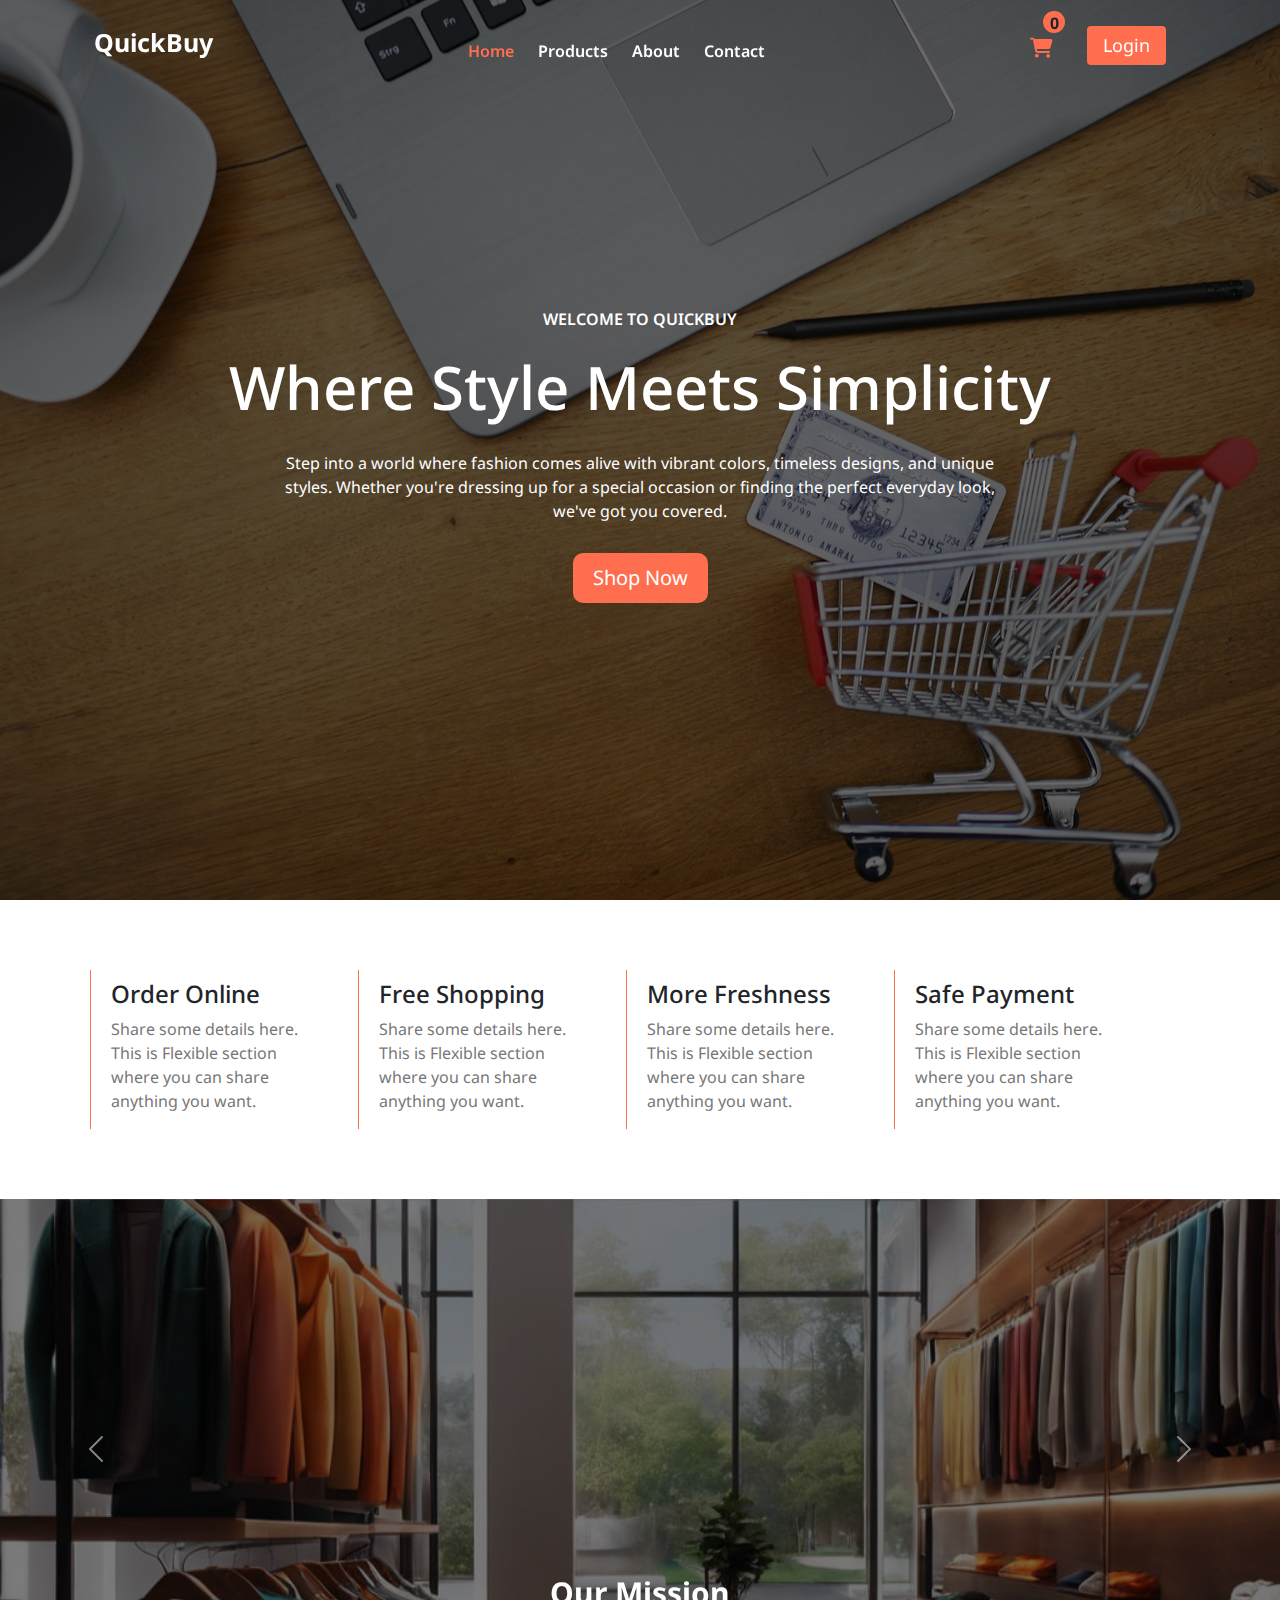
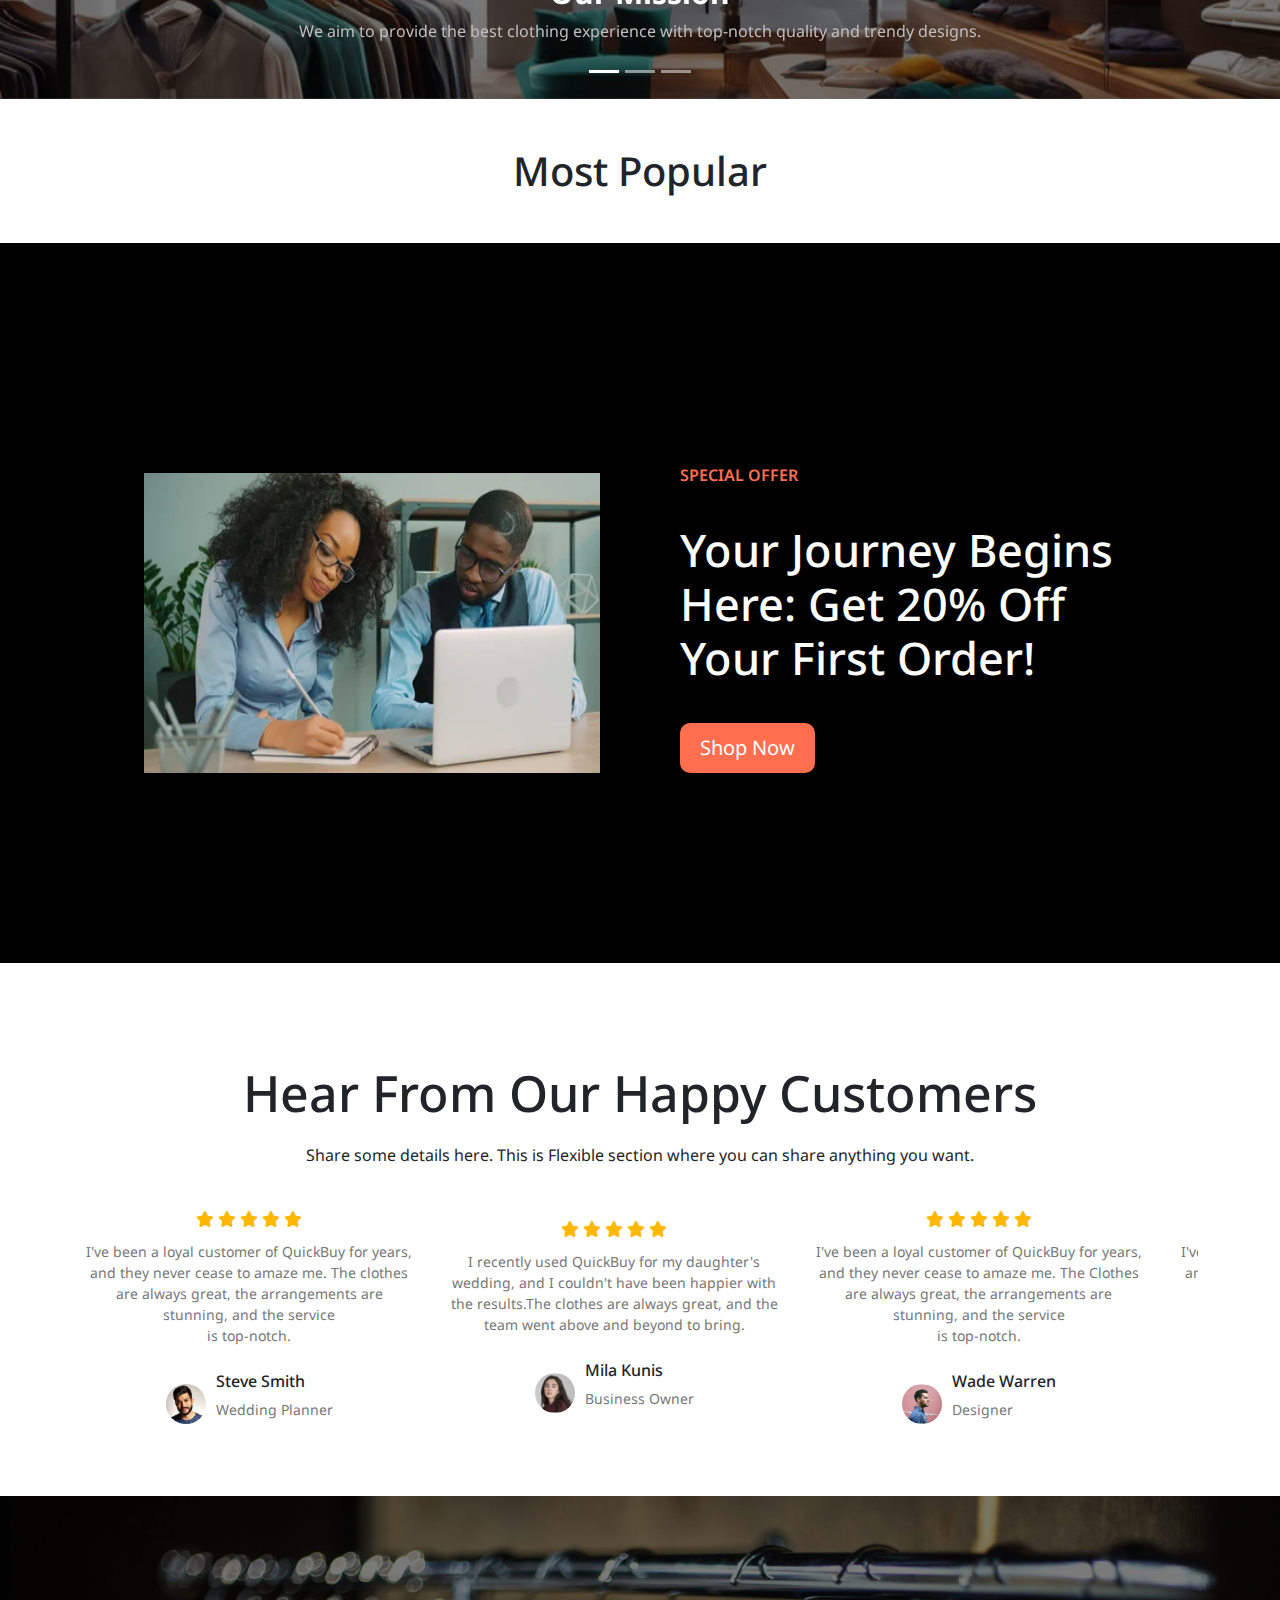
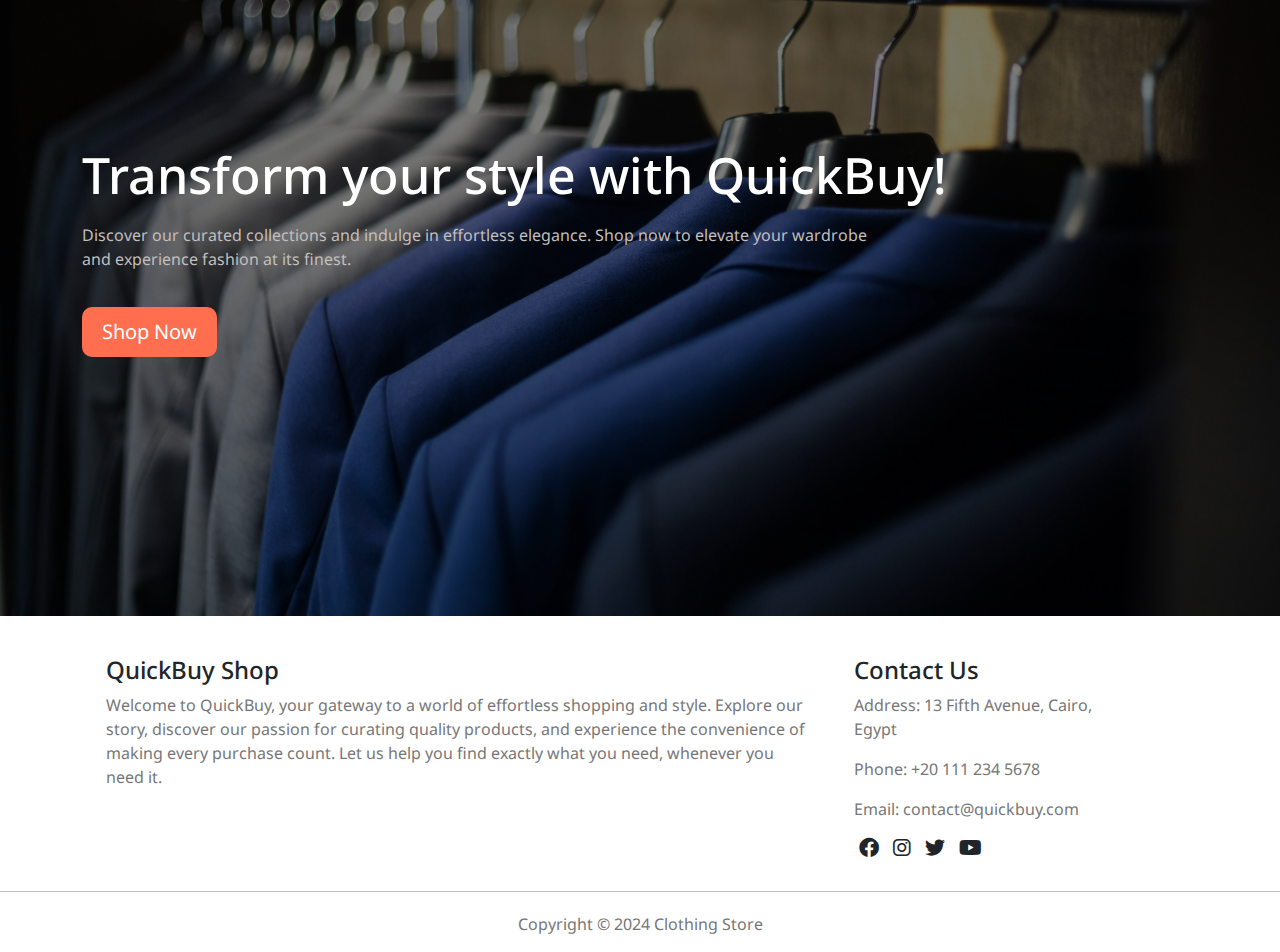
<file: index.html>
<!DOCTYPE html>
<html lang="en">
<head>
    <meta charset="UTF-8">
    <meta name="viewport" content="width=device-width, initial-scale=1.0">
    <title>Document</title>
    <link rel="stylesheet" href="css/all.css">
    <link rel="stylesheet" href="css/bootstrap.min.css">
    <link rel="stylesheet" href="css/nav.css">
    <link rel="stylesheet" href="css/footer.css">
    <link rel="stylesheet" href="css/style.css">
    <link rel="preconnect" href="https://fonts.googleapis.com">
<link rel="preconnect" href="https://fonts.gstatic.com" crossorigin>
<link href="https://fonts.googleapis.com/css2?family=Noto+Sans:ital,wght@0,100..900;1,100..900&display=swap" rel="stylesheet">
</head>
<body>
    <!-- Navbar -->
    <nav id="nav">
        <div class="navbar p-4 container-md ">
            <div class="logo">
                <p><span>Q</span>uick<span>B</span>uy</p>
            </div>
            <div class="links">
                <a href="index.html">Home</a>
                <a href="products.html">Products</a>
                <a href="about.html">About</a>
                <a href="contact.html">Contact</a>
                <div class="btn shop-btn login" style="display: none;">Login</div>
            </div>
            <div class="icons">
                <i class="fa-solid fa-cart-shopping" id="cart"></i>
                <a href="profile.html"><i class="fa-solid fa-user" id="user" style="display: none;"></i></a>
                <a href="index.html"><i class="fa-solid fa-arrow-right-from-bracket" id="logout" style="display: none;"></i></a>
                <button class="btn login-btn login">Login</button>
                <div class="numOfCarts">0</div>
                <i class="fa-solid fa-bars" id="list"></i>
            </div>
            <div class="shopping-cart">
                <div class="navbar">
                    <p>Shopping Cart</p>
                    <i class="fa-solid fa-xmark" id="close"></i>
                </div>
                <div class="empty">
                    <p>No products in the cart.</p>
                </div>
            </div>
        </div>
    </nav>

    <!-- Home Section -->
    <section class="home">
        <div class="container-fluid">
            <p>Welcome to QuickBuy</p>
            <h1>Where Style Meets Simplicity</h1>
            <p>Step into a world where fashion comes alive with vibrant colors, timeless designs, and unique styles. Whether you're dressing up for a special occasion or finding the perfect everyday look, we've got you covered. </p>
            <button class="shop-btn">Shop Now</button>
        </div>
    </section>


    <!-- Elements part -->
    <div class="elements container">
        <div class="element">
            <h4>Order Online</h4>
            <p>Share some details here. This is Flexible section where you can share anything you want.</p>
        </div>
        <div class="element">
            <h4>Free Shopping</h4>
            <p>Share some details here. This is Flexible section where you can share anything you want.</p>
        </div>
        <div class="element">
            <h4>More Freshness</h4>
            <p>Share some details here. This is Flexible section where you can share anything you want.</p>
        </div>
        <div class="element">
            <h4>Safe Payment</h4>
            <p>Share some details here. This is Flexible section where you can share anything you want.</p>
        </div>
    </div>


    <!-- About Section -->
    <section class="about">
        <div id="carouselExampleCaptions" class="carousel slide" data-bs-ride="carousel">
            <div class="carousel-indicators">
              <button type="button" data-bs-target="#carouselExampleCaptions" data-bs-slide-to="0" class="active" aria-current="true" aria-label="Slide 1"></button>
              <button type="button" data-bs-target="#carouselExampleCaptions" data-bs-slide-to="1" aria-label="Slide 2"></button>
              <button type="button" data-bs-target="#carouselExampleCaptions" data-bs-slide-to="2" aria-label="Slide 3"></button>
            </div>
            <div class="carousel-inner">
              <div class="carousel-item active">
                <img src="Images/about1.jpg" class="d-block w-100" alt="...">
                <div class="carousel-caption">
                    <h5>Our Mission</h5>
                    <p>We aim to provide the best clothing experience with top-notch quality and trendy designs.</p>
                </div>
              </div>
              <div class="carousel-item">
                <img src="Images/about2.jpg" class="d-block w-100" alt="...">
                <div class="carousel-caption">
                    <h5>Our Values</h5>
                    <p>Commitment to sustainability, ethical fashion, and customer satisfaction.</p>
                </div>
              </div>
              <div class="carousel-item">
                <img src="Images/about3.jpg" class="d-block w-100" alt="...">
                <div class="carousel-caption">
                    <h5>Our Team</h5>
                    <p>Meet the creative minds behind our brand, dedicated to bringing you the best styles.</p>
                </div>
              </div>
            </div>
            <button class="carousel-control-prev" type="button" data-bs-target="#carouselExampleCaptions" data-bs-slide="prev">
              <span class="carousel-control-prev-icon" aria-hidden="true"></span>
              <span class="visually-hidden">Previous</span>
            </button>
            <button class="carousel-control-next" type="button" data-bs-target="#carouselExampleCaptions" data-bs-slide="next">
              <span class="carousel-control-next-icon" aria-hidden="true"></span>
              <span class="visually-hidden">Next</span>
            </button>
          </div>
    </section>


    <!-- Section Products -->
     <section id="products">
        <div class="container-md text-center pt-5">
            <h1 class="mb-5">Most Popular</h1>
            <div id="products-container"></div>
        </div>
     </section>


     <!-- Section Offer -->
      <section class="offer">
        <div class="container">
            <img src="Images/4.webp" alt="">
            <div class="special">
                <p>SPECIAL OFFER</p>
                <h2>Your  Journey Begins Here: Get 20% Off Your First Order!</h2>
                <button class="shop-btn">Shop Now</button>
            </div>
        </div>
      </section>


      <!-- Section Reviews -->
    <section id="reviews">
        <div class="container">
            <h1>Hear From Our Happy Customers</h1>
            <p>Share some details here. This is Flexible section where you can share anything you want.</p>
            <div class="customers">
                <div class="review">
                    <div class="icons-star">
                        <i class="fa-solid fa-star"></i>
                        <i class="fa-solid fa-star"></i>
                        <i class="fa-solid fa-star"></i>
                        <i class="fa-solid fa-star"></i>
                        <i class="fa-solid fa-star"></i>
                    </div>
                    <p>I've been a loyal customer of QuickBuy for years, and they never cease to amaze me. The clothes are always great, the arrangements are stunning, and the service <br>is top-notch.</p>
                    <div class="customer">
                        <img src="Images/testimonial-skip-01.jpg" alt="">
                        <div class="info">
                            <h6>Steve Smith</h6>
                            <p>Wedding Planner</p>
                        </div>
                    </div>
                </div>
                <div class="review">
                    <div class="icons-star">
                        <i class="fa-solid fa-star"></i>
                        <i class="fa-solid fa-star"></i>
                        <i class="fa-solid fa-star"></i>
                        <i class="fa-solid fa-star"></i>
                        <i class="fa-solid fa-star"></i>
                    </div>
                    <p>I recently used QuickBuy for my daughter's wedding, and I couldn't have been happier with the results.The clothes are always great, and the team went above and beyond to bring.</p>
                    <div class="customer">
                        <img src="Images/testimonial-skip-02-1.jpg" alt="">
                        <div class="info">
                            <h6>Mila Kunis</h6>
                            <p>Business Owner</p>
                        </div>
                    </div>
                </div>
                <div class="review">
                    <div class="icons-star">
                        <i class="fa-solid fa-star"></i>
                        <i class="fa-solid fa-star"></i>
                        <i class="fa-solid fa-star"></i>
                        <i class="fa-solid fa-star"></i>
                        <i class="fa-solid fa-star"></i>
                    </div>
                    <p>I've been a loyal customer of QuickBuy for years, and they never cease to amaze me. The Clothes are always great, the arrangements are stunning, and the service <br>is top-notch.</p>
                    <div class="customer">
                        <img src="Images/testimonial-skip-01-1.jpg" alt="">
                        <div class="info">
                            <h6>Wade Warren</h6>
                            <p>Designer</p>
                        </div>
                    </div>
                </div>
                <div class="review">
                    <div class="icons-star">
                        <i class="fa-solid fa-star"></i>
                        <i class="fa-solid fa-star"></i>
                        <i class="fa-solid fa-star"></i>
                        <i class="fa-solid fa-star"></i>
                        <i class="fa-solid fa-star"></i>
                    </div>
                    <p>I've been a loyal customer of QuickBuy for years, and they never cease to amaze me. The clothes are always great, the arrangements are stunning, and the service <br>is top-notch.</p>
                    <div class="customer">
                        <img src="Images/testimonial-skip-01.jpg" alt="">
                        <div class="info">
                            <h6>Steve Smith</h6>
                            <p>Wedding Planner</p>
                        </div>
                    </div>
                </div>
                <div class="review">
                    <div class="icons-star">
                        <i class="fa-solid fa-star"></i>
                        <i class="fa-solid fa-star"></i>
                        <i class="fa-solid fa-star"></i>
                        <i class="fa-solid fa-star"></i>
                        <i class="fa-solid fa-star"></i>
                    </div>
                    <p>I recently used QuickBuy for my daughter's wedding, and I couldn't have been happier with the results. The clothes are always great, and the team went above and beyond to bring.</p>
                    <div class="customer">
                        <img src="Images/testimonial-skip-02-1.jpg" alt="">
                        <div class="info">
                            <h6>Mila Kunis</h6>
                            <p>Business Owner</p>
                        </div>
                    </div>
                </div>
                <div class="review">
                    <div class="icons-star">
                        <i class="fa-solid fa-star"></i>
                        <i class="fa-solid fa-star"></i>
                        <i class="fa-solid fa-star"></i>
                        <i class="fa-solid fa-star"></i>
                        <i class="fa-solid fa-star"></i>
                    </div>
                    <p>I've been a loyal customer of QuickBuy for years, and they never cease to amaze me. The clothes are always great, the arrangements are stunning, and the service <br>is top-notch.</p>
                    <div class="customer">
                        <img src="Images/testimonial-skip-01-1.jpg" alt="">
                        <div class="info">
                            <h6>Wade Warren</h6>
                            <p>Designer</p>
                        </div>
                    </div>
                </div>
            </div>
        </div>
    </section>


    <!-- Section Explore-->
    <section id="explore">
        <div class="container">
            <h1>Transform your style with QuickBuy!</h1>
            <p>Discover our curated collections and indulge in effortless elegance. Shop now to elevate your wardrobe <br> and experience fashion at its finest.</p>
            <button class="shop-btn">Shop Now</button>
        </div>
    </section>


    <!-- Footer -->
     <footer>
        <div class="container row">
            <div class="shop col-12 col-md-8 mb-5">
                <h4>QuickBuy Shop</h4>
                <p>Welcome to QuickBuy, your gateway to a world of effortless shopping and style. Explore our story, discover our passion for curating quality products, and experience the convenience of making every purchase count. Let us help you find exactly what you need, whenever you need it.</p>
            </div>
            <div class="contact col-12 col-md-3">
                <h4>Contact Us</h4>
                <p>Address: 13 Fifth Avenue, Cairo, Egypt</p>
                <p>Phone: +20 111 234 5678</p>
                <p>Email: contact@quickbuy.com</p>
                <div class="social">
                    <i class="fa-brands fa-facebook"></i>
                    <i class="fa-brands fa-instagram"></i>
                    <i class="fa-brands fa-twitter"></i>
                    <i class="fa-brands fa-youtube"></i>
                </div>
            </div>
        </div>
        <div class="copyright">
            <p>Copyright © 2024 Clothing Store</p>
        </div>
     </footer>


     <!-- button up -->
     <i class="fa-solid fa-arrow-up" id="btn-up"></i>


    <!-- Login -->
     <div class="overlayLogin">
        <div class="container">
            <form action="" class="formLogin">
                <h1 style="color: white;">Login</h1>
                <input required type="text" id="username" name="username" placeholder="username" autocomplete="off">
                <div class="pass d-flex" style="flex-direction: column; gap: 10px;">
                    <input required type="password" name="password" id="password" placeholder="password">
                    <a href="register.html">Create an account</a>
                </div>
                <button class="login-btn" id="loginForm">Login</button>
                <div class="error-message"></div>
            </form>
        </div>
        <i class="fa-solid fa-xmark" id="closeLog"></i>
    </div>
    <script src="JS/bootstrap.bundle.min.js"></script>
    <script src="JS/nav.js"></script>
    <script src="JS/login.js"></script>
    <script src="JS/script.js"></script>
</body>
</html>
</file>
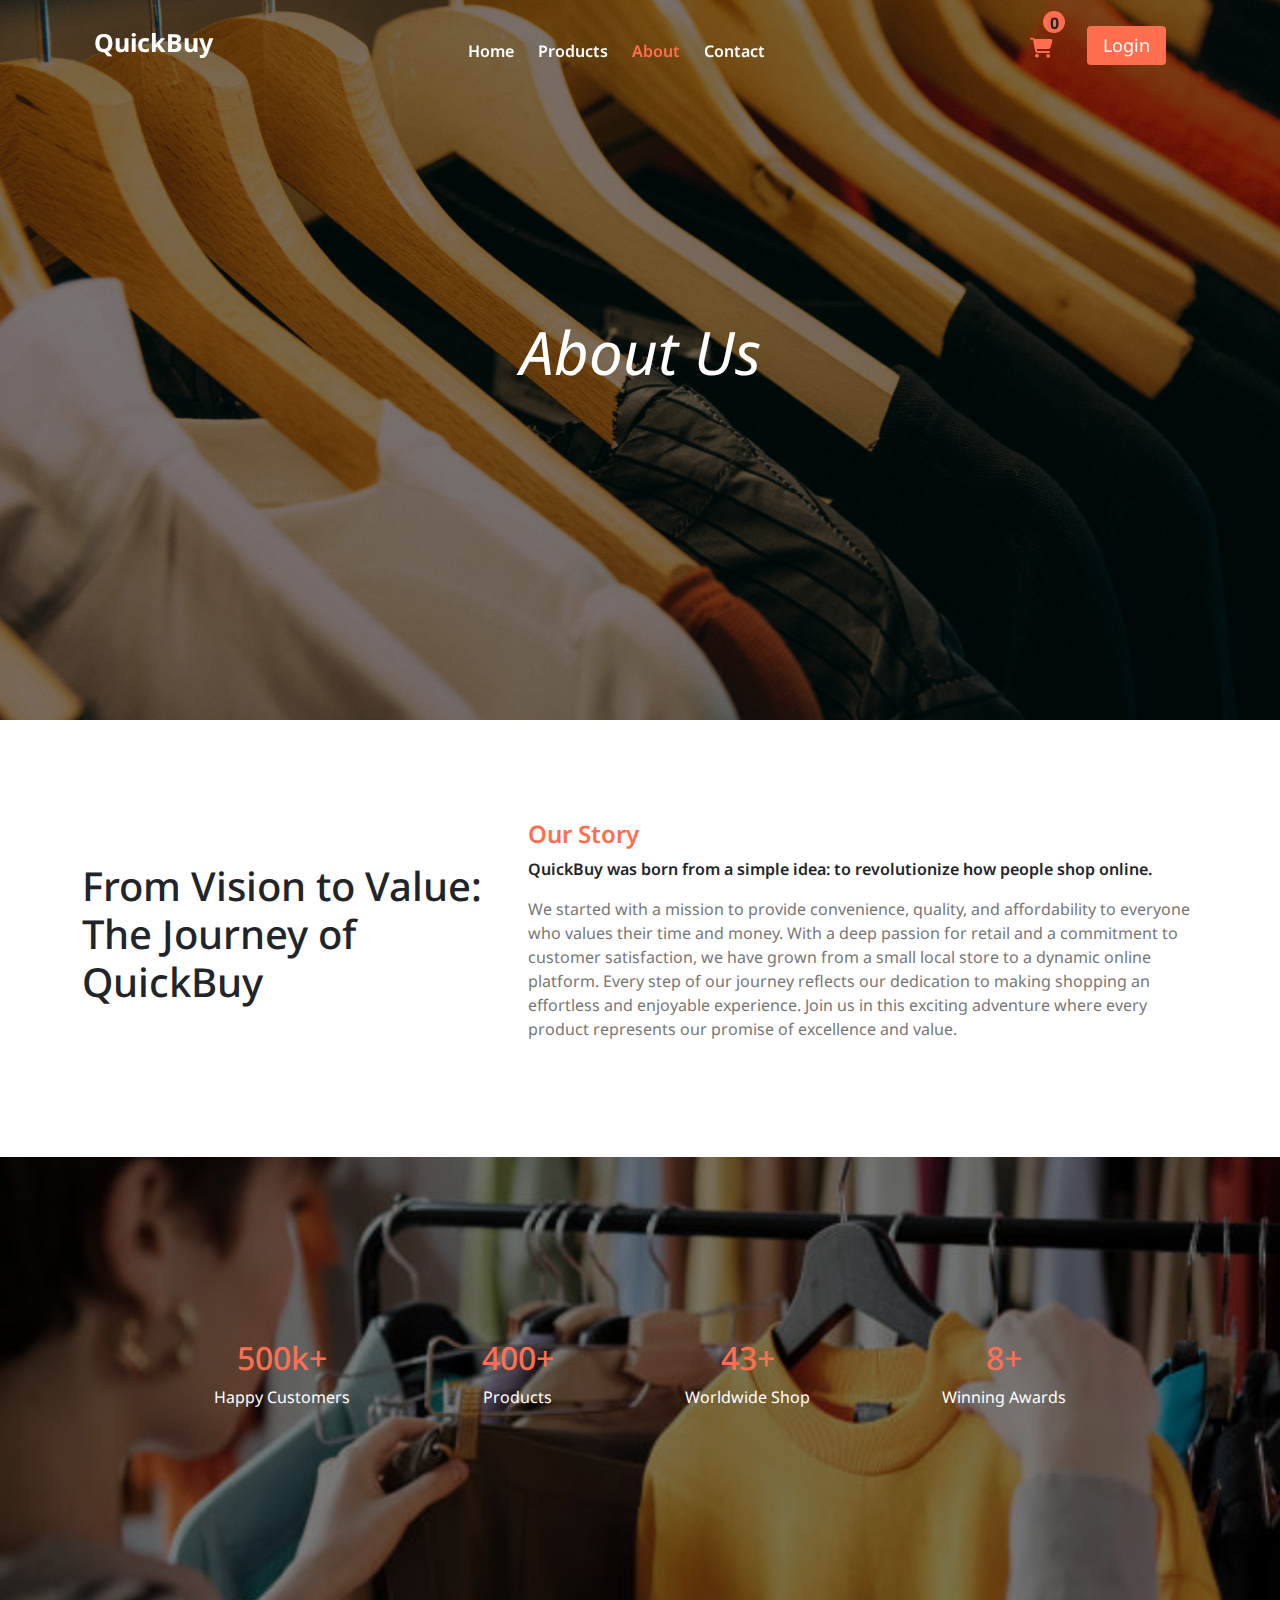
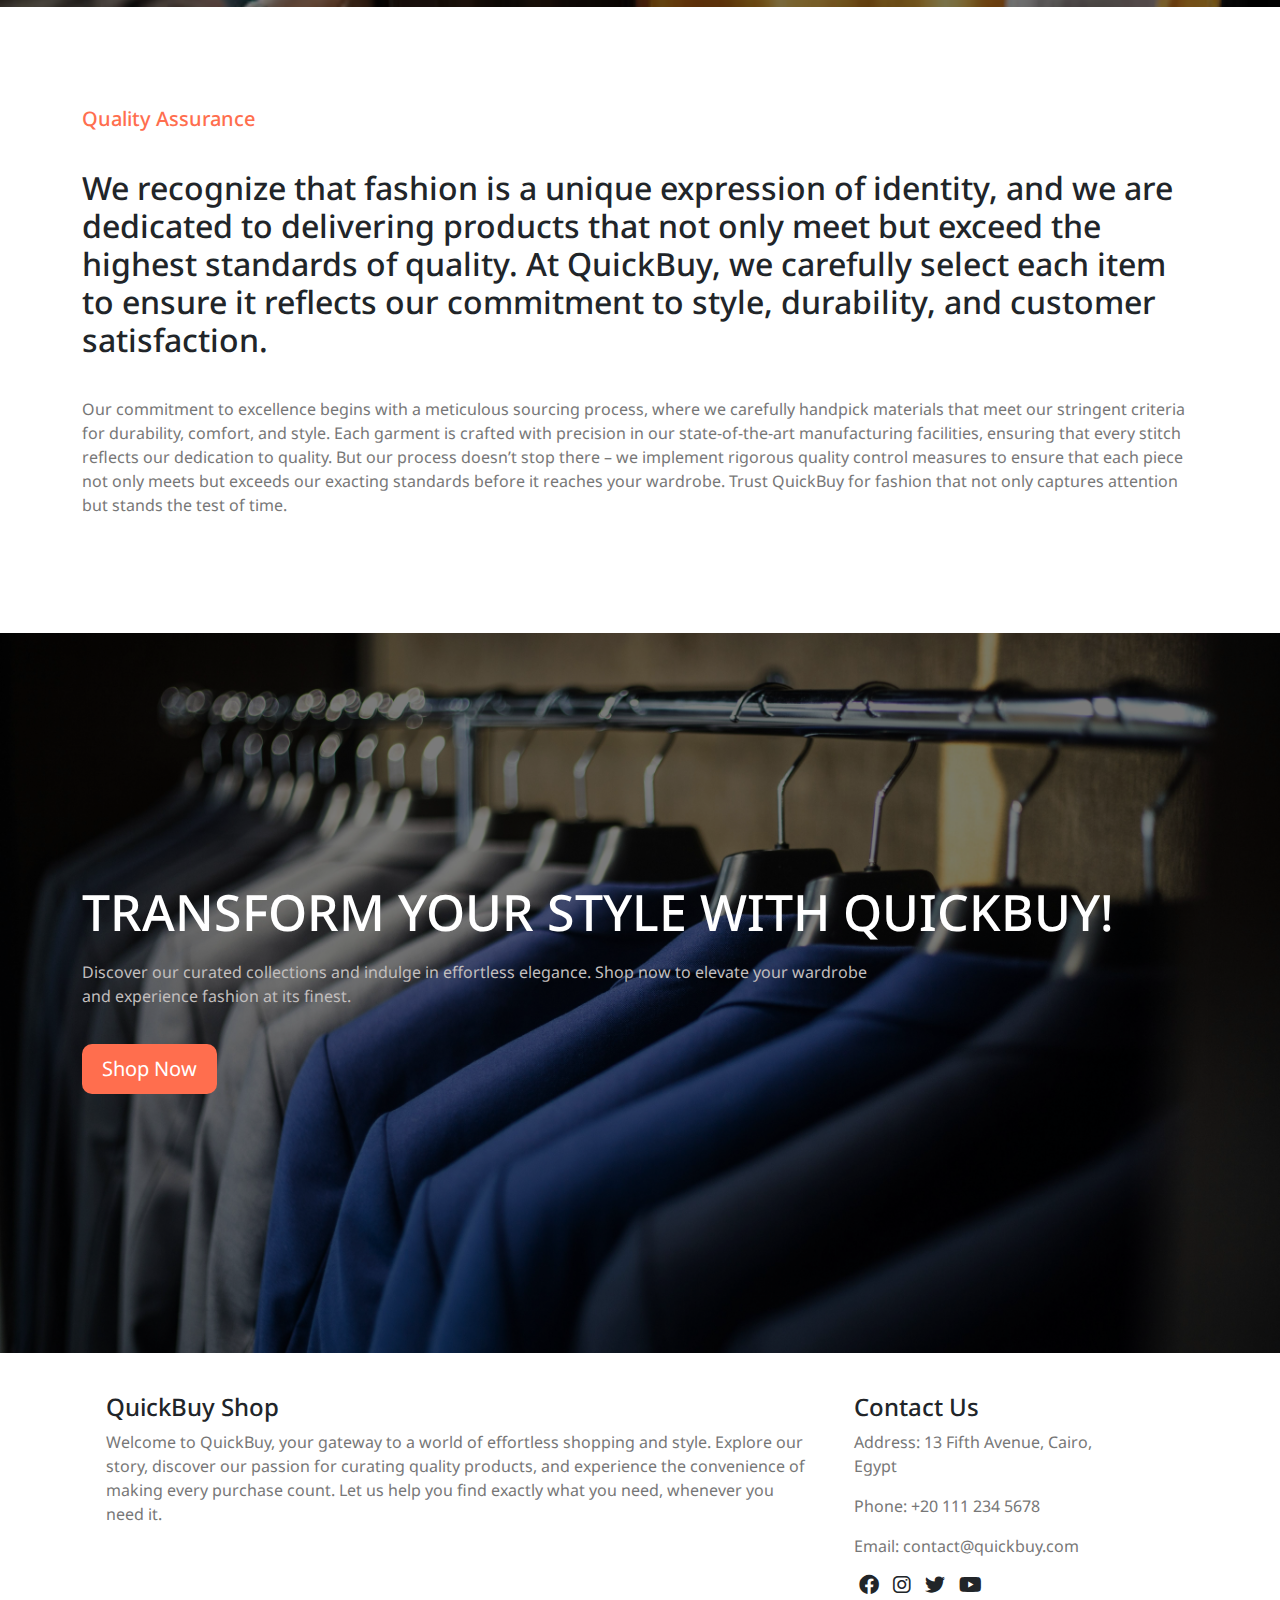
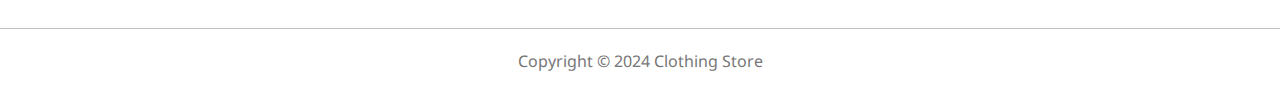
<file: about.html>
<!DOCTYPE html>
<html lang="en">
<head>
    <meta charset="UTF-8">
    <meta name="viewport" content="width=device-width, initial-scale=1.0">
    <title>Document</title>
    <link rel="stylesheet" href="css/all.css">
    <link rel="stylesheet" href="css/bootstrap.min.css">
    <link rel="stylesheet" href="css/nav.css">
    <link rel="stylesheet" href="css/footer.css">
    <link rel="stylesheet" href="css/about.css">
    <link rel="preconnect" href="https://fonts.googleapis.com">
<link rel="preconnect" href="https://fonts.gstatic.com" crossorigin>
<link href="https://fonts.googleapis.com/css2?family=Noto+Sans:ital,wght@0,100..900;1,100..900&display=swap" rel="stylesheet">
</head>
<body>
    <!-- Navbar -->
    <nav id="nav">
        <div class="navbar p-4 container-md ">
            <div class="logo">
                <p><span>Q</span>uick<span>B</span>uy</p>
            </div>
            <div class="links">
                <a href="index.html">Home</a>
                <a href="products.html">Products</a>
                <a href="about.html">About</a>
                <a href="contact.html">Contact</a>
                <div class="btn shop-btn login" style="display: none;">Login</div>
            </div>
            <div class="icons">
                <i class="fa-solid fa-cart-shopping" id="cart"></i>
                <a href="profile.html"><i class="fa-solid fa-user" id="user" style="display: none;"></i></a>
                <a href="index.html"><i class="fa-solid fa-arrow-right-from-bracket" id="logout" style="display: none;"></i></a>
                <button class="btn login-btn login">Login</button>
                <div class="numOfCarts">0</div>
                <i class="fa-solid fa-bars" id="list"></i>
            </div>
            <div class="shopping-cart">
                <div class="navbar">
                    <p>Shopping Cart</p>
                    <i class="fa-solid fa-xmark" id="close"></i>
                </div>
                <div class="empty">
                    <p>No products in the cart.</p>
                </div>
            </div>
        </div>
    </nav>


        <!-- AboutUs Section -->
        <section id="aboutUs">
            <div class="container">
                <p>About Us</p>
            </div>
        </section>



        <!-- Story Section -->
        <section class="story">
            <div class="container">
                <h1>From Vision to Value: The Journey of QuickBuy</h1>
                <div class="journey">
                    <h4>Our Story</h4>
                    <p>QuickBuy was born from a simple idea: to revolutionize how people shop online.</p>
                    <p style="color: #777777;"> We started with a mission to provide convenience, quality, and affordability to everyone who values their time and money. With a deep passion for retail and a commitment to customer satisfaction, we have grown from a small local store to a dynamic online platform. Every step of our journey reflects our dedication to making shopping an effortless and enjoyable experience. Join us in this exciting adventure where every product represents our promise of excellence and value.</p>
                </div>
            </div>
        </section>


        <!-- data Section -->
            <section class="data">
                <div class="container">
                    <div>
                        <h2>500k+</h2>
                        <p>Happy Customers</p>
                    </div>
                    <div>
                        <h2>400+</h2>
                        <p>Products</p>
                    </div>
                    <div>
                        <h2>43+</h2>
                        <p>Worldwide Shop</p>
                    </div>
                    <div>
                        <h2>8+</h2>
                        <p>Winning Awards</p>
                    </div>
                </div>
            </section>


        <!-- Quality Section -->
        <section class="quality">
            <div class="container">
                <h5>Quality Assurance</h5>
                <h2>We recognize that fashion is a unique expression of identity, and we are dedicated to delivering products that not only meet but exceed the highest standards of quality. At QuickBuy, we carefully select each item to ensure it reflects our commitment to style, durability, and customer satisfaction.</h2>
                <p>Our commitment to excellence begins with a meticulous sourcing process, where we carefully handpick materials that meet our stringent criteria for durability, comfort, and style. Each garment is crafted with precision in our state-of-the-art manufacturing facilities, ensuring that every stitch reflects our dedication to quality. But our process doesn’t stop there – we implement rigorous quality control measures to ensure that each piece not only meets but exceeds our exacting standards before it reaches your wardrobe. Trust QuickBuy for fashion that not only captures attention but stands the test of time.</p>
            </div>
        </section>



        <!-- Section Explore-->
        <section id="explore">
            <div class="container">
                <h1>Transform your style with QuickBuy!</h1>
                <p>Discover our curated collections and indulge in effortless elegance. Shop now to elevate your wardrobe <br> and experience fashion at its finest.</p>
                <button class="shop-btn">Shop Now</button>
            </div>
        </section>



        <!-- Footer -->
        <footer>
            <div class="container row">
                <div class="shop col-12 col-md-8 mb-5">
                    <h4>QuickBuy Shop</h4>
                    <p>Welcome to QuickBuy, your gateway to a world of effortless shopping and style. Explore our story, discover our passion for curating quality products, and experience the convenience of making every purchase count. Let us help you find exactly what you need, whenever you need it.</p>
                </div>
                <div class="contact col-12 col-md-3">
                    <h4>Contact Us</h4>
                    <p>Address: 13 Fifth Avenue, Cairo, Egypt</p>
                    <p>Phone: +20 111 234 5678</p>
                    <p>Email: contact@quickbuy.com</p>
                    <div class="social">
                        <i class="fa-brands fa-facebook"></i>
                        <i class="fa-brands fa-instagram"></i>
                        <i class="fa-brands fa-twitter"></i>
                        <i class="fa-brands fa-youtube"></i>
                    </div>
                </div>
            </div>
            <div class="copyright">
                <p>Copyright © 2024 Clothing Store</p>
            </div>
         </footer>


    <!-- Login -->
    <div class="overlayLogin">
        <div class="container">
            <form action="" class="formLogin">
                <h1 style="color: white;">Login</h1>
                <input required type="text" id="username" name="username" placeholder="username">
                <div class="pass d-flex" style="flex-direction: column; gap: 10px;">
                    <input required type="password" name="password" id="password" placeholder="password">
                    <a href="register.html">Create an account</a>
                </div>
                <button class="login-btn" id="loginForm">Login</button>
                <div class="error-message"></div>
            </form>
        </div>
        <i class="fa-solid fa-xmark" id="closeLog"></i>
    </div>
    <script src="JS/bootstrap.bundle.min.js"></script>
    <script src="JS/nav.js"></script>
    <script src="JS/login.js"></script>
    <script src="JS/script.js"></script>
</body>
</html>
</file>
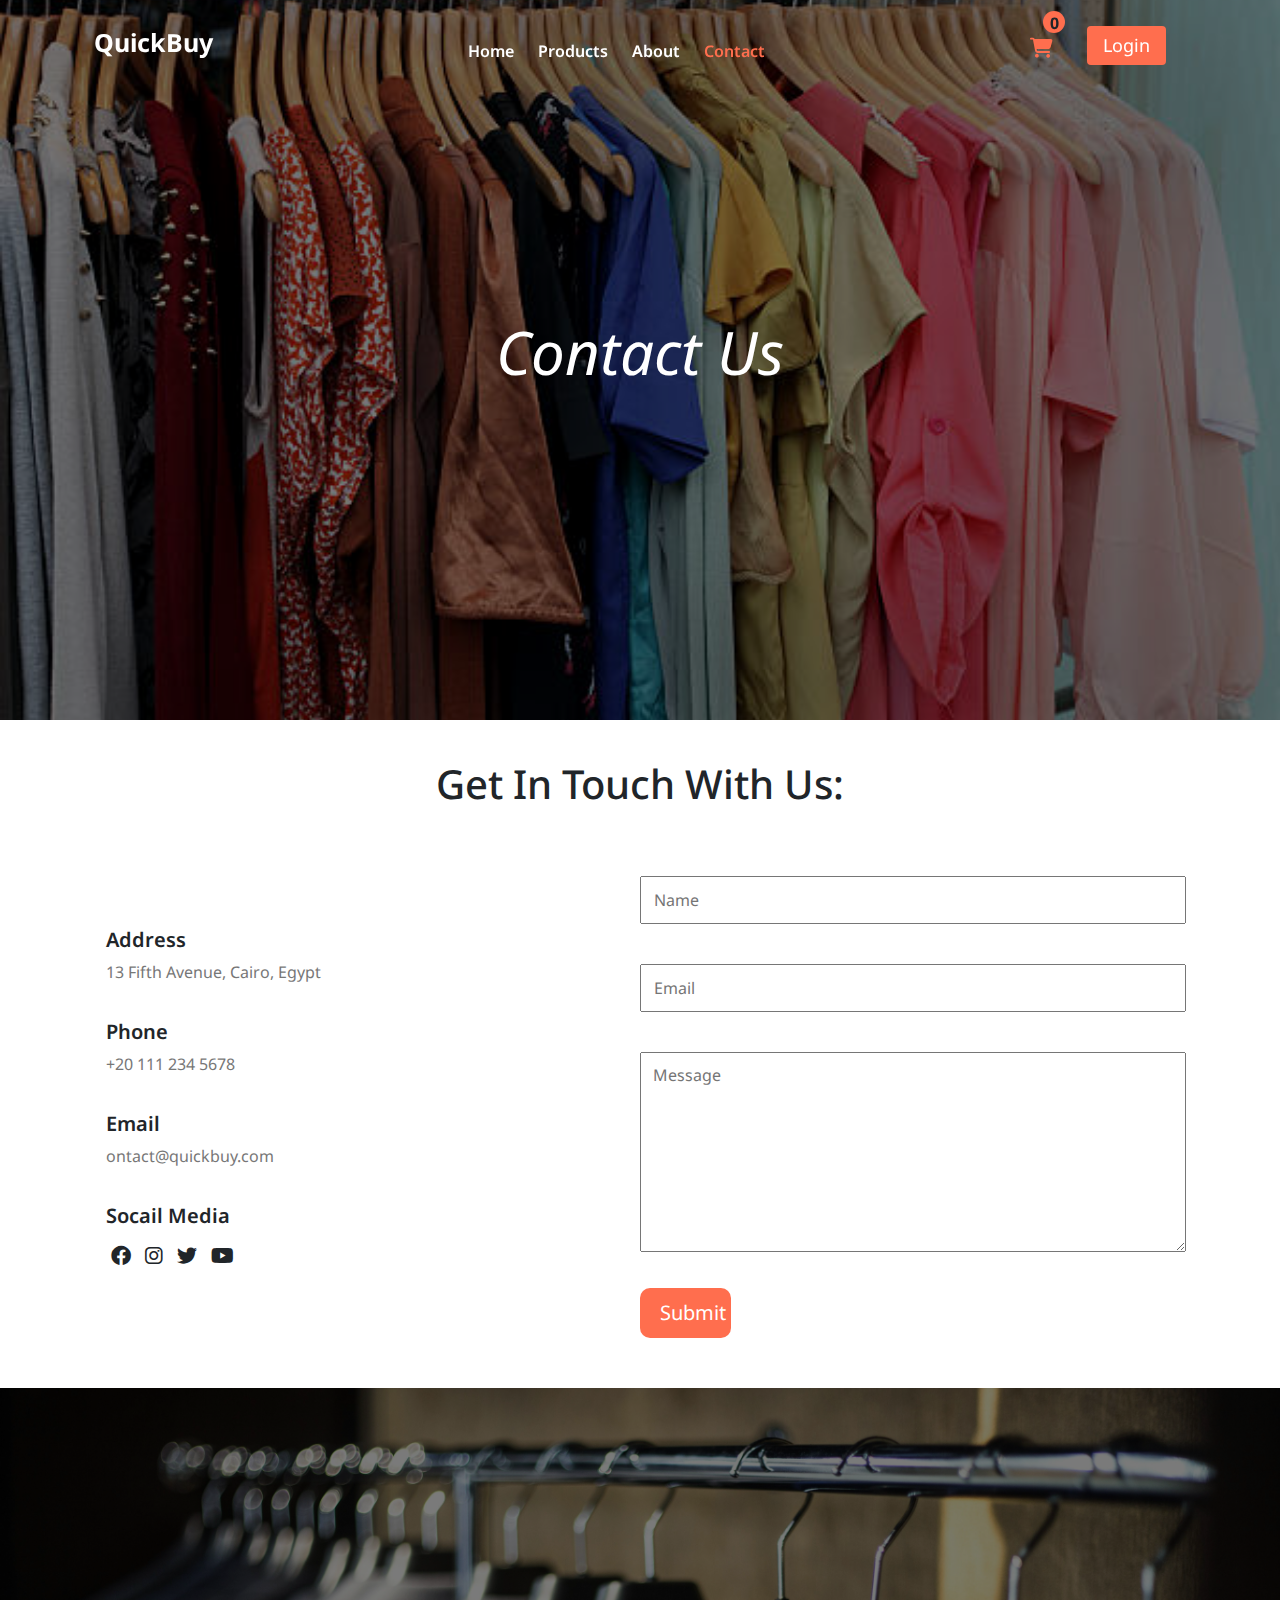
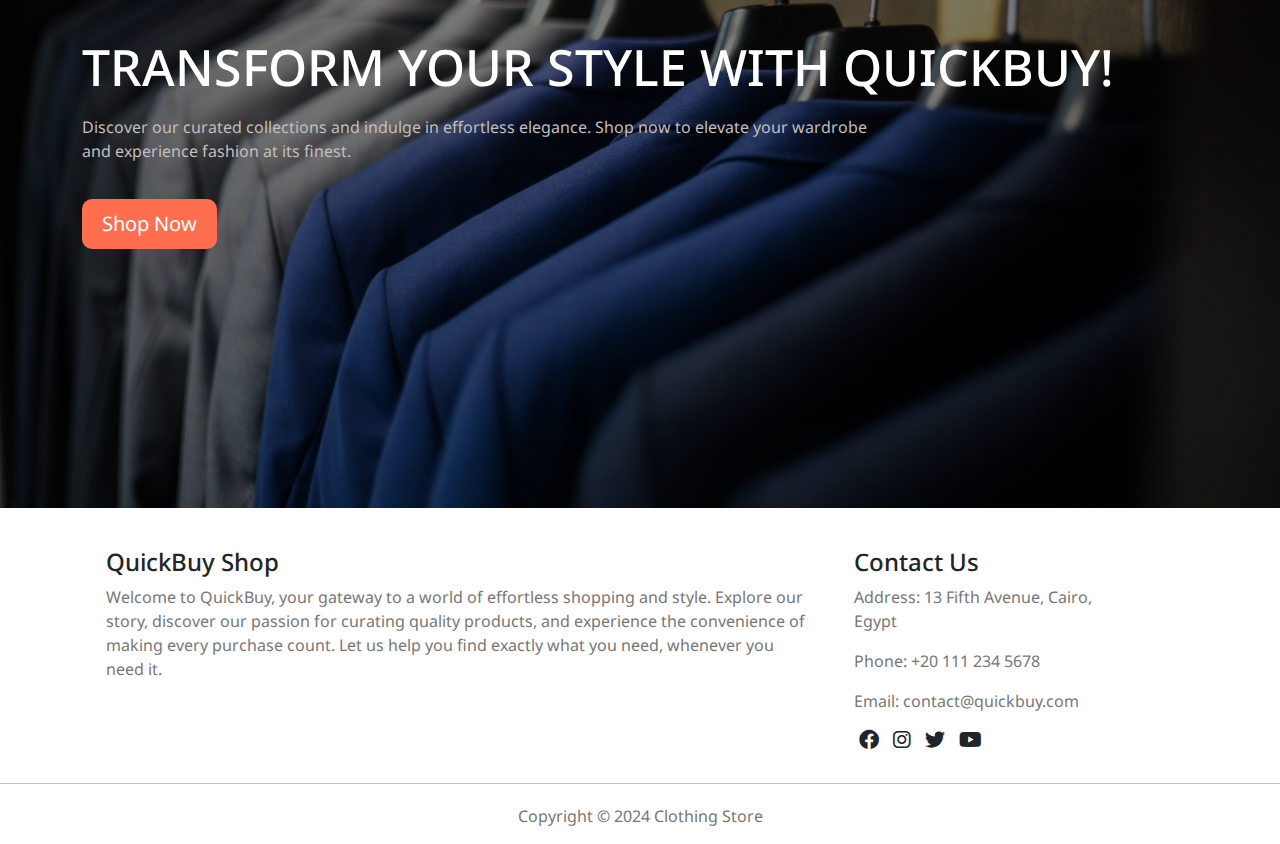
<file: contact.html>
<!DOCTYPE html>
<html lang="en">
<head>
    <meta charset="UTF-8">
    <meta name="viewport" content="width=device-width, initial-scale=1.0">
    <title>Document</title>
    <link rel="stylesheet" href="css/all.css">
    <link rel="stylesheet" href="css/bootstrap.min.css">
    <link rel="stylesheet" href="css/nav.css">
    <link rel="stylesheet" href="css/footer.css">
    <link rel="stylesheet" href="css/contact.css">
    <link rel="preconnect" href="https://fonts.googleapis.com">
<link rel="preconnect" href="https://fonts.gstatic.com" crossorigin>
<link href="https://fonts.googleapis.com/css2?family=Noto+Sans:ital,wght@0,100..900;1,100..900&display=swap" rel="stylesheet">
</head>
<body>
    <!-- Navbar -->
    <nav id="nav">
        <div class="navbar p-4 container-md ">
            <div class="logo">
                <p><span>Q</span>uick<span>B</span>uy</p>
            </div>
            <div class="links">
                <a href="index.html">Home</a>
                <a href="products.html">Products</a>
                <a href="about.html">About</a>
                <a href="contact.html">Contact</a>
                <div class="btn shop-btn login" style="display: none;">Login</div>
            </div>
            <div class="icons">
                <i class="fa-solid fa-cart-shopping" id="cart"></i>
                <a href="profile.html"><i class="fa-solid fa-user" id="user" style="display: none;"></i></a>
                <a href="index.html"><i class="fa-solid fa-arrow-right-from-bracket" id="logout" style="display: none;"></i></a>
                <button class="btn login-btn login">Login</button>
                <div class="numOfCarts">0</div>
                <i class="fa-solid fa-bars" id="list"></i>
            </div>
            <div class="shopping-cart">
                <div class="navbar">
                    <p>Shopping Cart</p>
                    <i class="fa-solid fa-xmark" id="close"></i>
                </div>
                <div class="empty">
                    <p>No products in the cart.</p>
                </div>
            </div>
        </div>
    </nav>



        <!-- Contact Section -->
        <section class="contactUs">
            <div class="container">
                <p>Contact Us</p>
            </div>
        </section>

        <!-- Contact Form -->
        <section class="contactForm">
            <h1 class="mb-5">Get In Touch With Us: </h1>
            <div class="container row">
                <div class="contacts col-12 col-md-6">
                    <div>
                        <h5>Address</h5>
                        <p>13 Fifth Avenue, Cairo, Egypt</p>
                    </div>
                    <div>
                        <h5>Phone</h5>
                        <p>+20 111 234 5678</p>
                    </div>
                    <div>
                        <h5>Email</h5>
                        <p>ontact@quickbuy.com</p>
                    </div>
                    <div>
                        <h5>Socail Media</h5>
                        <i class="fa-brands fa-facebook"></i>
                        <i class="fa-brands fa-instagram"></i>
                        <i class="fa-brands fa-twitter"></i>
                        <i class="fa-brands fa-youtube"></i>
                    </div>
                </div>
                <div class="form col-12 col-md-6">
                    <form action="" class="row">
                        <input required class="col-12" type="text" placeholder="Name" name="Name">
                        <input required class="col-12" type="email" name="Email" placeholder="Email">
                        <textarea required class="col-12" name="Message" id="" placeholder="Message"></textarea>
                        <button class="btn shop-btn col-4 col-md-2">Submit</button>
                    </form>
                    <div class="sentMes">
                        <p>The message has sent, we will contact with you soon.</p>
                        <div class="message">
                        </div>
                    </div>
                </div>
            </div>
        </section>

        <!-- Section Explore-->
        <section id="explore">
            <div class="container">
                <h1>Transform your style with QuickBuy!</h1>
                <p>Discover our curated collections and indulge in effortless elegance. Shop now to elevate your wardrobe <br> and experience fashion at its finest.</p>
                <button class="shop-btn">Shop Now</button>
            </div>
        </section>



        <!-- Footer -->
        <footer>
            <div class="container row">
                <div class="shop col-12 col-md-8 mb-5">
                    <h4>QuickBuy Shop</h4>
                    <p>Welcome to QuickBuy, your gateway to a world of effortless shopping and style. Explore our story, discover our passion for curating quality products, and experience the convenience of making every purchase count. Let us help you find exactly what you need, whenever you need it.</p>
                </div>
                <div class="contact col-12 col-md-3">
                    <h4>Contact Us</h4>
                    <p>Address: 13 Fifth Avenue, Cairo, Egypt</p>
                    <p>Phone: +20 111 234 5678</p>
                    <p>Email: contact@quickbuy.com</p>
                    <div class="social">
                        <i class="fa-brands fa-facebook"></i>
                        <i class="fa-brands fa-instagram"></i>
                        <i class="fa-brands fa-twitter"></i>
                        <i class="fa-brands fa-youtube"></i>
                    </div>
                </div>
            </div>
            <div class="copyright">
                <p>Copyright © 2024 Clothing Store</p>
            </div>
        </footer>


    <!-- Login -->
    <div class="overlayLogin">
        <div class="container">
            <form action="" class="formLogin">
                <h1 style="color: white;">Login</h1>
                <input required type="text" id="username" name="username" placeholder="username">
                <div class="pass d-flex" style="flex-direction: column; gap: 10px;">
                    <input required type="password" name="password" id="password" placeholder="password">
                    <a href="register.html">Create an account</a>
                </div>
                <button class="login-btn" id="loginForm">Login</button>
                <div class="error-message"></div>
            </form>
        </div>
        <i class="fa-solid fa-xmark" id="closeLog"></i>
    </div>
        <script src="JS/bootstrap.bundle.min.js"></script>
        <script src="JS/nav.js"></script>
        <script src="JS/login.js"></script>
        <script src="JS/contact.js"></script>
        <script src="JS/script.js"></script>
</body>
</html>
</file>
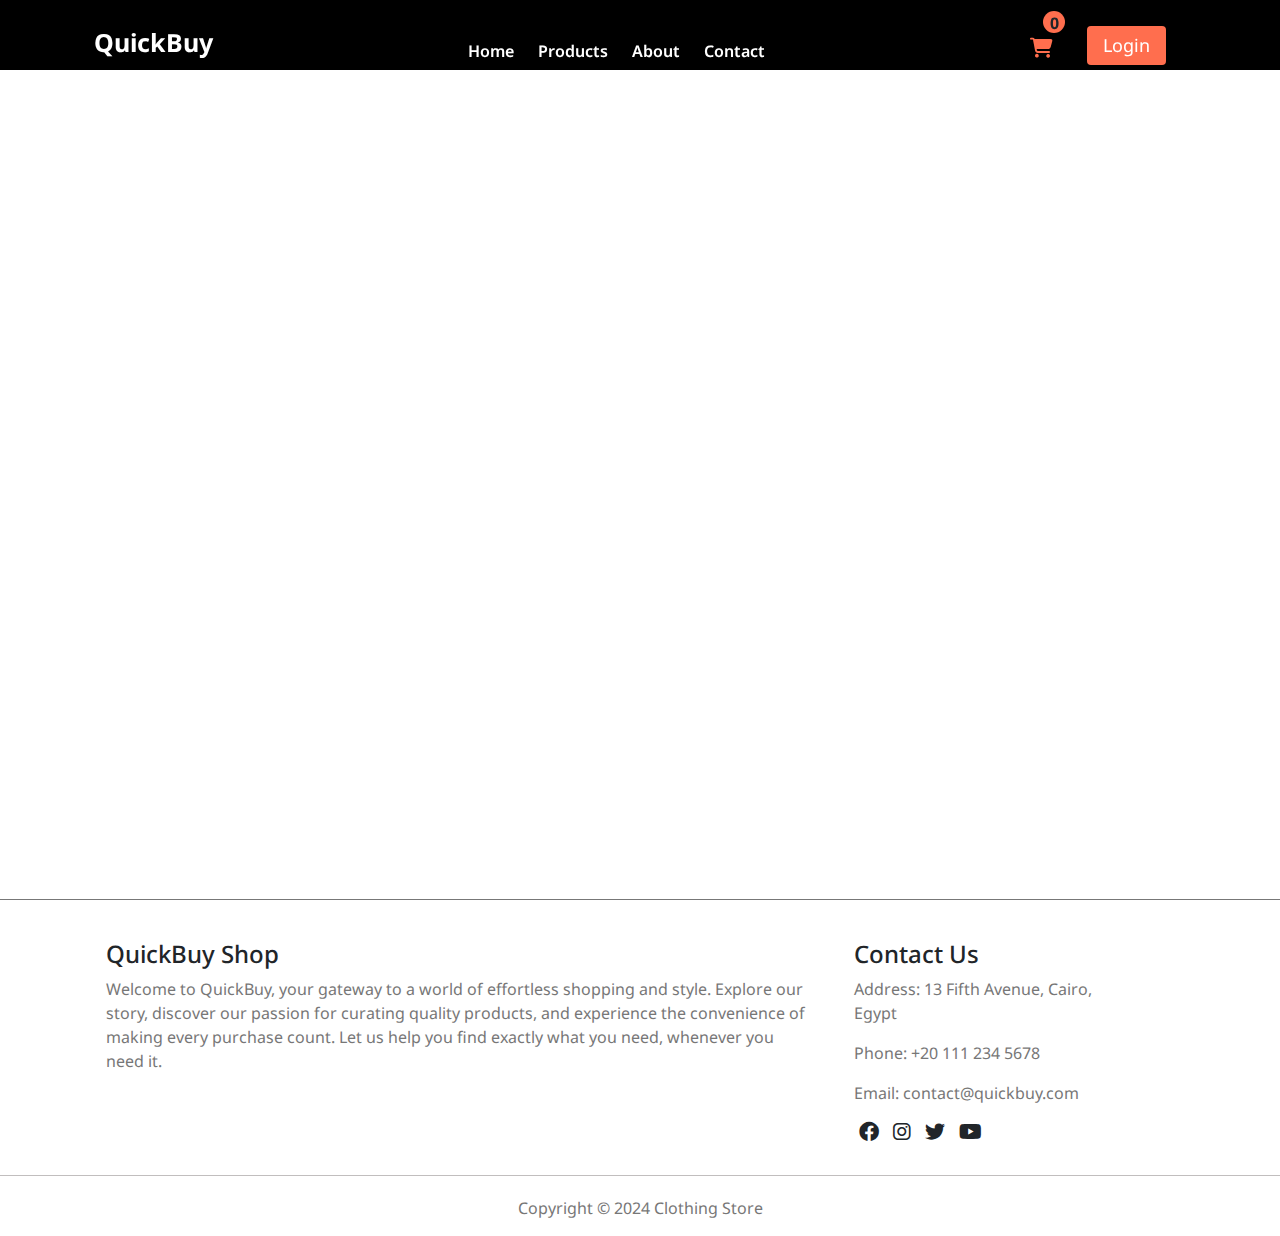
<file: product.html>
<!DOCTYPE html>
<html lang="en">
<head>
    <meta charset="UTF-8">
    <meta name="viewport" content="width=device-width, initial-scale=1.0">
    <title>Document</title>
    <link rel="stylesheet" href="css/all.css">
    <link rel="stylesheet" href="css/bootstrap.min.css">
    <link rel="stylesheet" href="css/nav.css">
    <link rel="stylesheet" href="css/footer.css">
    <!-- <link rel="stylesheet" href="css/style.css"> -->
    <link rel="stylesheet" href="css/product.css">
    <link rel="preconnect" href="https://fonts.googleapis.com">
<link rel="preconnect" href="https://fonts.gstatic.com" crossorigin>
<link href="https://fonts.googleapis.com/css2?family=Noto+Sans:ital,wght@0,100..900;1,100..900&display=swap" rel="stylesheet">
</head>
<body>
    <!-- Navbar -->
    <nav id="nav">
        <div class="navbar p-4 container-md ">
            <div class="logo">
                <p><span>Q</span>uick<span>B</span>uy</p>
            </div>
            <div class="links">
                <a href="index.html">Home</a>
                <a href="products.html">Products</a>
                <a href="about.html">About</a>
                <a href="contact.html">Contact</a>
                <div class="btn shop-btn login" style="display: none;">Login</div>
            </div>
            <div class="icons">
                <i class="fa-solid fa-cart-shopping" id="cart"></i>
                <a href="profile.html"><i class="fa-solid fa-user" id="user" style="display: none;"></i></a>
                <a href="index.html"><i class="fa-solid fa-arrow-right-from-bracket" id="logout" style="display: none;"></i></a>
                <button class="btn login-btn login">Login</button>
                <div class="numOfCarts">0</div>
                <i class="fa-solid fa-bars" id="list"></i>
            </div>
            <div class="shopping-cart">
                <div class="navbar">
                    <p>Shopping Cart</p>
                    <i class="fa-solid fa-xmark" id="close"></i>
                </div>
                <div class="empty">
                    <p>No products in the cart.</p>
                </div>
            </div>
        </div>
    </nav>


    <!-- Item Section -->
    <section class=" item-section">
        <div class="container row">
            <div class="col-12 col-md-5 me-5 item-image">
            </div>
            <div class="col-12 col-md-5 item-info">
            </div>
        </div>
    </section>
        <!-- Footer -->
        <footer>
            <div class="container row">
                <div class="shop col-12 col-md-8 mb-5">
                    <h4>QuickBuy Shop</h4>
                    <p>Welcome to QuickBuy, your gateway to a world of effortless shopping and style. Explore our story, discover our passion for curating quality products, and experience the convenience of making every purchase count. Let us help you find exactly what you need, whenever you need it.</p>
                </div>
                <div class="contact col-12 col-md-3">
                    <h4>Contact Us</h4>
                    <p>Address: 13 Fifth Avenue, Cairo, Egypt</p>
                    <p>Phone: +20 111 234 5678</p>
                    <p>Email: contact@quickbuy.com</p>
                    <div class="social">
                        <i class="fa-brands fa-facebook"></i>
                        <i class="fa-brands fa-instagram"></i>
                        <i class="fa-brands fa-twitter"></i>
                        <i class="fa-brands fa-youtube"></i>
                    </div>
                </div>
            </div>
            <div class="copyright">
                <p>Copyright © 2024 Clothing Store</p>
            </div>
         </footer>

    <!-- Login -->
    <div class="overlayLogin">
        <div class="container">
            <form action="" class="formLogin">
                <h1 style="color: white;">Login</h1>
                <input required type="text" id="username" name="username" placeholder="username">
                <div class="pass d-flex" style="flex-direction: column; gap: 10px;">
                    <input required type="password" name="password" id="password" placeholder="password">
                    <a href="register.html">Create an account</a>
                </div>
                <button class="login-btn" id="loginForm">Login</button>
                <div class="error-message"></div>
            </form>
        </div>
        <i class="fa-solid fa-xmark" id="closeLog"></i>
    </div>


        <script src="JS/bootstrap.bundle.min.js"></script>
        <script src="JS/nav.js"></script>
        <script src="JS/login.js"></script>
        <script src="JS/product.js"></script>
        <script src="JS/products.js"></script>
</body>
</html>
</file>
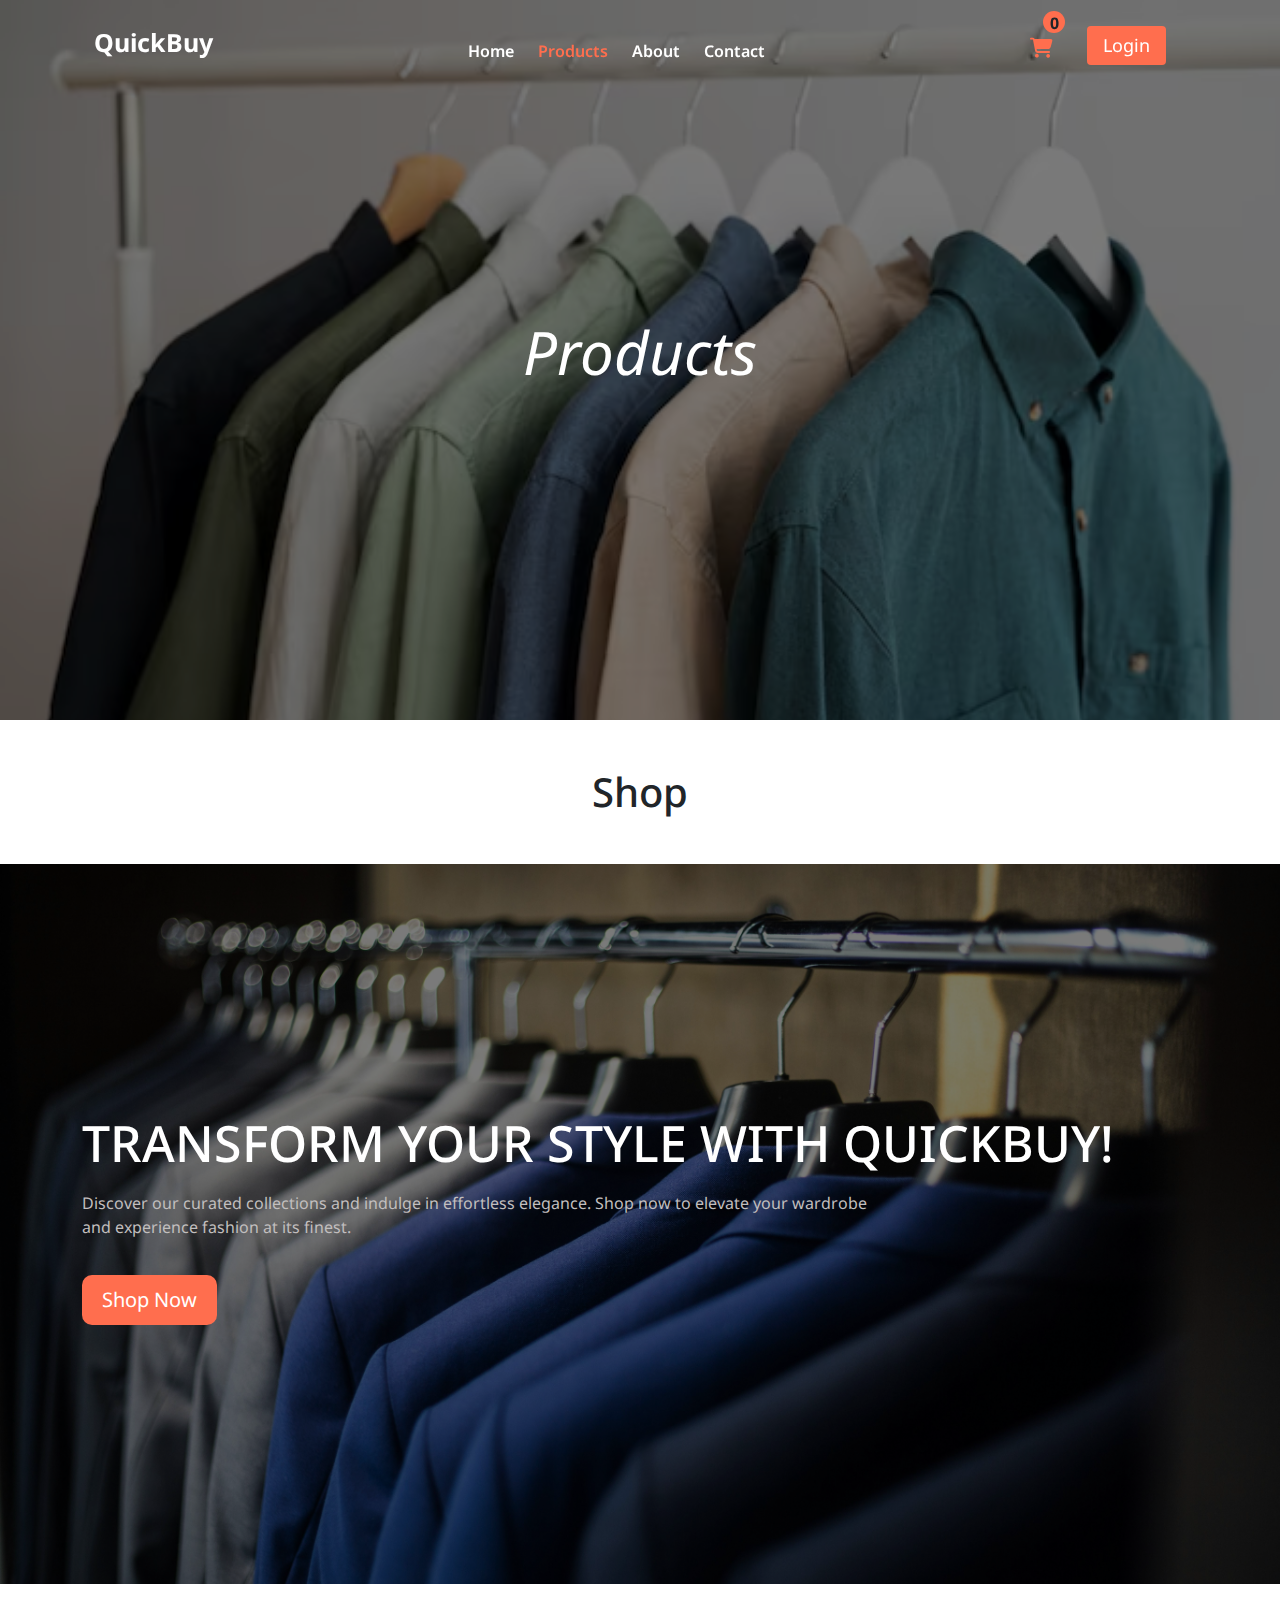
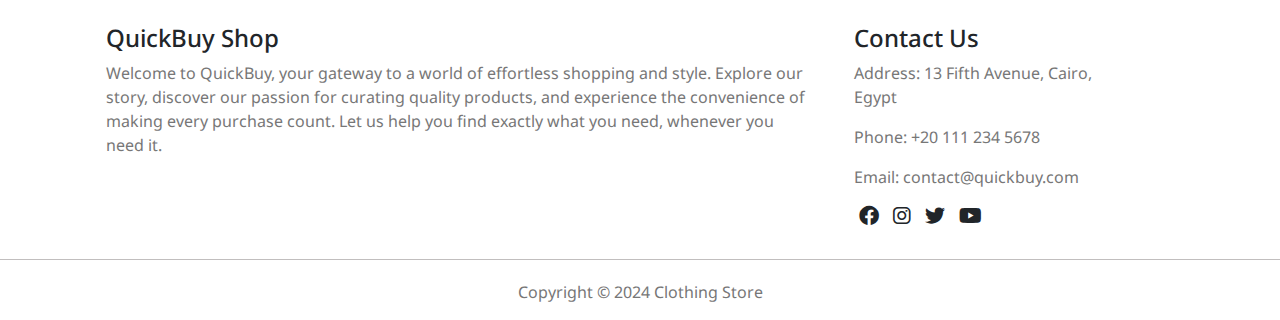
<file: products.html>
<!DOCTYPE html>
<html lang="en">
<head>
    <meta charset="UTF-8">
    <meta name="viewport" content="width=device-width, initial-scale=1.0">
    <title>Document</title>
    <link rel="stylesheet" href="css/all.css">
    <link rel="stylesheet" href="css/bootstrap.min.css">
    <link rel="stylesheet" href="css/nav.css">
    <link rel="stylesheet" href="css/footer.css">
    <!-- <link rel="stylesheet" href="css/style.css"> -->
    <link rel="stylesheet" href="css/products.css">
    <link rel="preconnect" href="https://fonts.googleapis.com">
<link rel="preconnect" href="https://fonts.gstatic.com" crossorigin>
<link href="https://fonts.googleapis.com/css2?family=Noto+Sans:ital,wght@0,100..900;1,100..900&display=swap" rel="stylesheet">
</head>
<body>
    <!-- Navbar -->
    <nav id="nav">
        <div class="navbar p-4 container-md ">
            <div class="logo">
                <p><span>Q</span>uick<span>B</span>uy</p>
            </div>
            <div class="links">
                <a href="index.html">Home</a>
                <a href="products.html">Products</a>
                <a href="about.html">About</a>
                <a href="contact.html">Contact</a>
                <div class="btn shop-btn login" style="display: none;">Login</div>
            </div>
            <div class="icons">
                <i class="fa-solid fa-cart-shopping" id="cart"></i>
                <a href="profile.html"><i class="fa-solid fa-user" id="user" style="display: none;"></i></a>
                <a href="index.html"><i class="fa-solid fa-arrow-right-from-bracket" id="logout" style="display: none;"></i></a>
                <button class="btn login-btn login">Login</button>
                <div class="numOfCarts">0</div>
                <i class="fa-solid fa-bars" id="list"></i>
            </div>
            <div class="shopping-cart">
                <div class="navbar">
                    <p>Shopping Cart</p>
                    <i class="fa-solid fa-xmark" id="close"></i>
                </div>
                <div class="empty">
                    <p>No products in the cart.</p>
                </div>
            </div>
        </div>
    </nav>


        <!-- Products Section -->
        <section id="aboutUs">
            <div class="container">
                <p>Products</p>
            </div>
        </section>


    <!-- Section Products -->
    <section id="products">
        <div class="container-md text-center pt-5">
            <h1 class="mb-5">Shop</h1>
            <div id="products-container"></div>
        </div>
     </section>

        <!-- Section Explore-->
        <section id="explore">
            <div class="container">
                <h1>Transform your style with QuickBuy!</h1>
                <p>Discover our curated collections and indulge in effortless elegance. Shop now to elevate your wardrobe <br> and experience fashion at its finest.</p>
                <button class="shop-btn">Shop Now</button>
            </div>
        </section>


        <!-- Footer -->
         <footer>
            <div class="container row">
                <div class="shop col-12 col-md-8 mb-5">
                    <h4>QuickBuy Shop</h4>
                    <p>Welcome to QuickBuy, your gateway to a world of effortless shopping and style. Explore our story, discover our passion for curating quality products, and experience the convenience of making every purchase count. Let us help you find exactly what you need, whenever you need it.</p>
                </div>
                <div class="contact col-12 col-md-3">
                    <h4>Contact Us</h4>
                    <p>Address: 13 Fifth Avenue, Cairo, Egypt</p>
                    <p>Phone: +20 111 234 5678</p>
                    <p>Email: contact@quickbuy.com</p>
                    <div class="social">
                        <i class="fa-brands fa-facebook"></i>
                        <i class="fa-brands fa-instagram"></i>
                        <i class="fa-brands fa-twitter"></i>
                        <i class="fa-brands fa-youtube"></i>
                    </div>
                </div>
            </div>
            <div class="copyright">
                <p>Copyright © 2024 Clothing Store</p>
            </div>
         </footer>

    <!-- Login -->
    <div class="overlayLogin">
        <div class="container">
            <form action="" class="formLogin">
                <h1 style="color: white;">Login</h1>
                <input required type="text" id="username" name="username" placeholder="username">
                <div class="pass d-flex" style="flex-direction: column; gap: 10px;">
                    <input required type="password" name="password" id="password" placeholder="password">
                    <a href="register.html">Create an account</a>
                </div>
                <button class="login-btn" id="loginForm">Login</button>
                <div class="error-message"></div>
            </form>
        </div>
        <i class="fa-solid fa-xmark" id="closeLog"></i>
    </div>

        <script src="JS/bootstrap.bundle.min.js"></script>
        <script src="JS/nav.js"></script>
        <script src="JS/login.js"></script>
        <script src="JS/products.js"></script>
</body>
</html>
</file>
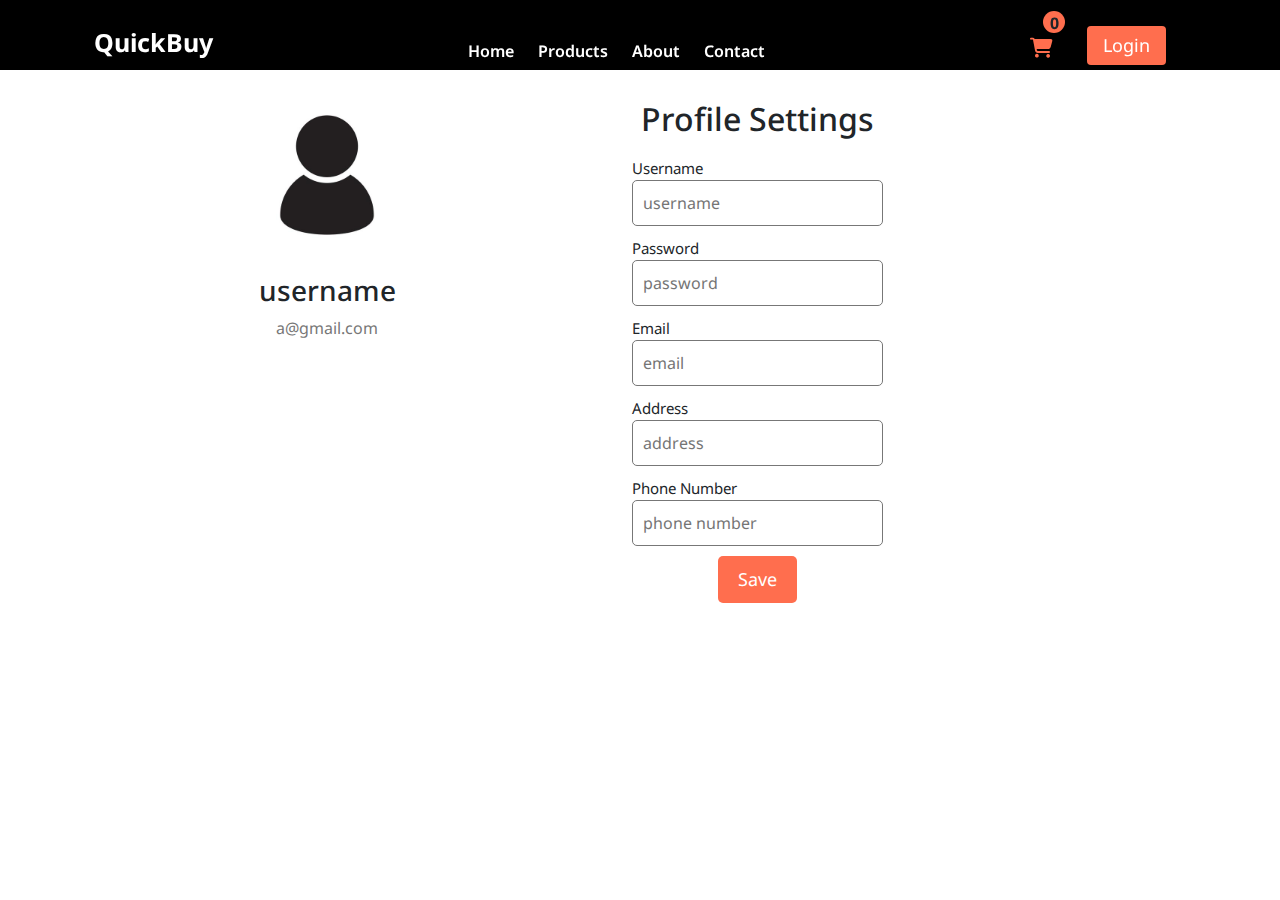
<file: profile.html>
<!DOCTYPE html>
<html lang="en">
<head>
    <meta charset="UTF-8">
    <meta name="viewport" content="width=device-width, initial-scale=1.0">
    <title>Document</title>
    <link rel="stylesheet" href="css/all.css">
    <link rel="stylesheet" href="css/bootstrap.min.css">
    <link rel="stylesheet" href="css/nav.css">
    <link rel="stylesheet" href="css/profile.css">
    <link rel="preconnect" href="https://fonts.googleapis.com">
<link rel="preconnect" href="https://fonts.gstatic.com" crossorigin>
<link href="https://fonts.googleapis.com/css2?family=Noto+Sans:ital,wght@0,100..900;1,100..900&display=swap" rel="stylesheet">
</head>
<body>
    <!-- Navbar -->
    <nav id="nav">
        <div class="navbar p-4 container-md ">
            <div class="logo">
                <p><span>Q</span>uick<span>B</span>uy</p>
            </div>
            <div class="links">
                <a href="index.html">Home</a>
                <a href="products.html">Products</a>
                <a href="about.html">About</a>
                <a href="contact.html">Contact</a>
                <div class="btn shop-btn login" style="display: none;">Login</div>
            </div>
            <div class="icons">
                <i class="fa-solid fa-cart-shopping" id="cart"></i>
                <a href="profile.html"><i class="fa-solid fa-user" id="user" style="display: none;"></i></a>
                <a href="index.html"><i class="fa-solid fa-arrow-right-from-bracket" id="logout" style="display: none;"></i></a>
                <button class="btn login-btn login">Login</button>
                <div class="numOfCarts">0</div>
                <i class="fa-solid fa-bars" id="list"></i>
            </div>
            <div class="shopping-cart">
                <div class="navbar">
                    <p>Shopping Cart</p>
                    <i class="fa-solid fa-xmark" id="close"></i>
                </div>
                <div class="empty">
                    <p>No products in the cart.</p>
                </div>
            </div>
        </div>
    </nav>


    <!-- Profile section -->
    <section class="profile">
        <div class="container row">
            <div class="profilePhoto col-md-5">
                <img src="Images/profile-icon-design-free-vector.jpg" alt="#" id="displayImage"> <br>
                <h3 class="h3User">username</h3>
                <p class="pEmail">a@gmail.com</p>
            </div>
            <div class="settings col-md-5">
                <h2>Profile Settings</h2>
                <div class="input">
                    <label for="username">Username</label> <br>
                    <input type="text" name="username" id="profileUsername" placeholder="username" autocomplete="off">
                </div>
                <div class="input">
                    <label for="password">Password</label> <br>
                    <input type="text" name="password" id="profilePassword" placeholder="password">
                </div>
                <div class="input">
                    <label for="email">Email</label> <br>
                    <input type="email" name="email" id="profileEmail" placeholder="email" autocomplete="off">
                </div>
                <div class="input">
                    <label for="address">Address</label> <br>
                    <input type="text" name="address" id="profileAddress" placeholder="address" autocomplete="off">
                </div>
                <div class="input">
                    <label for="phone">Phone Number</label> <br>
                    <input type="text" name="phone" id="profilePhone" placeholder="phone number" autocomplete="off">
                </div>
                <button id="saveBtn">Save</button>
            </div>
        </div>
    </section>

        <!-- Login -->
        <div class="overlayLogin">
            <div class="container">
                <form action="" class="formLogin">
                    <h1 style="color: white;">Login</h1>
                    <input required type="text" id="username" name="username" placeholder="username">
                    <div class="pass d-flex" style="flex-direction: column; gap: 10px;">
                        <input required type="password" name="password" id="password" placeholder="password" autocomplete="off">
                        <a href="register.html">Create an account</a>
                    </div>
                    <button class="login-btn" id="loginForm">Login</button>
                    <div class="error-message"></div>
                </form>
            </div>
            <i class="fa-solid fa-xmark" id="closeLog"></i>
        </div>


        <!-- alert -->
        <div class="alert">
            <span class="alert-message">Successfully Saved.</span>
            <span class="close-btn" onclick="closeAlert()">&times;</span>
        </div>

    <script src="JS/bootstrap.bundle.min.js"></script>
    <script src="JS/nav.js"></script>
    <script src="JS/login.js"></script>
    <script src="JS/profile.js"></script>
</body>
</html>
</file>
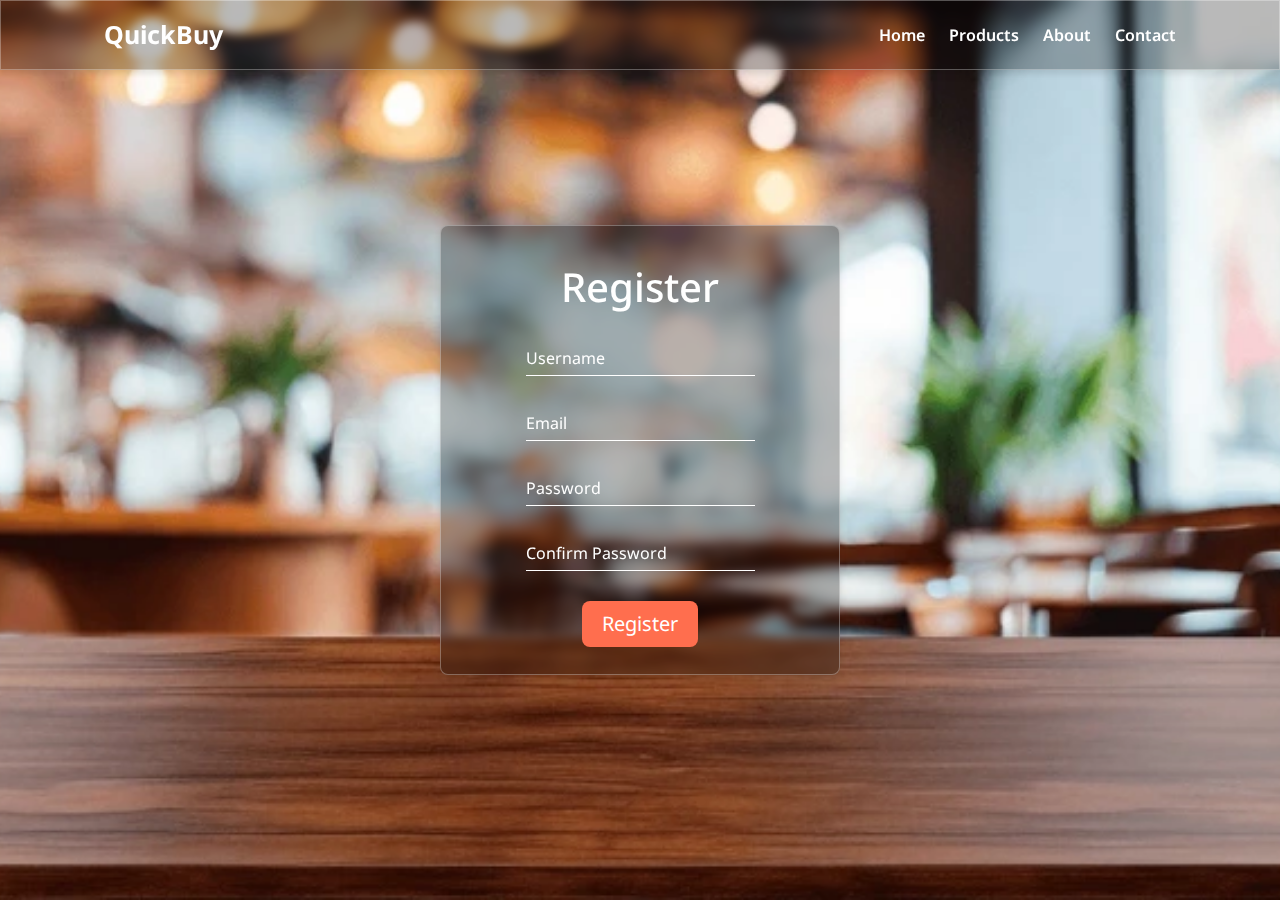
<file: register.html>
<!DOCTYPE html>
<html lang="en">
<head>
    <meta charset="UTF-8">
    <meta name="viewport" content="width=device-width, initial-scale=1.0">
    <title>Document</title>
    <link rel="stylesheet" href="css/all.css">
    <link rel="stylesheet" href="css/bootstrap.min.css">
    <link rel="stylesheet" href="css/nav.css">
    <link rel="stylesheet" href="css/regist.css">
    <link rel="preconnect" href="https://fonts.googleapis.com">
<link rel="preconnect" href="https://fonts.gstatic.com" crossorigin>
<link href="https://fonts.googleapis.com/css2?family=Noto+Sans:ital,wght@0,100..900;1,100..900&display=swap" rel="stylesheet">
</head>
<body>
        <!-- Navbar -->
        <nav id="nav">
            <div class="navbar p-4 container-md ">
                <div class="logo">
                    <p><span>Q</span>uick<span>B</span>uy</p>
                </div>
                <div class="links">
                    <a href="index.html">Home</a>
                    <a href="products.html">Products</a>
                    <a href="about.html">About</a>
                    <a href="contact.html">Contact</a>
                </div>
                <div class="icons">
                    <i class="fa-solid fa-bars" id="list"></i>
                </div>
            </div>
        </nav>
    <section class="regist">
        <div class="container">
            <form action="">
                <h1 style="color: white; margin: 20px 0 0 0;">Register</h1>
                <input required type="text" name="username" id="username" placeholder="Username" autocomplete="off">
                <input required type="email" name="email" id="email" placeholder="Email" autocomplete="off">
                <input required maxlength="10" type="password" name="password" id="password" placeholder="Password" autocomplete="new-password">
                <input required type="password" name="checkPassword" id="checkPassword" placeholder="Confirm Password" autocomplete="new-password">
                <a id="registBtn"><button>Register</button></a>
                <div class="error-message"></div>
            </form>
        </div>
    </section>



            <!-- alert -->
            <div class="alert">
                <span class="alert-message">Successfully Saved.</span>
                <span class="close-btn" onclick="closeAlert()">&times;</span>
            </div>
    <script src="JS/bootstrap.bundle.min.js"></script>
    <script src="JS/regist.js"></script>
</body>
</html>
</file>
<file: css/nav.css>
* {
    margin: 0;
    padding: 0;
    box-sizing: border-box;
    font-family: "Noto Sans", sans-serif;
}

/* Navbar */
#nav {
    background-color: transparent;
    position: fixed;
    width: 100vw;
    z-index: 99;
    top: 0;
    transition: 0.5s;
}

#nav .container-fluid {
    background-color: #000;
    transition: 0.5s;
    padding: 20px 20px 0;
}

.logo p {
    font-size: 25px;
    font-weight: bold;
    color: white;
    transition: 0.5s;
    /* margin: ; */
}

.links a {
    margin: 0 10px;
    text-decoration: none;
    color: white;
    font-weight: 600;
    transition: 0.3s;
}

.links a:hover {
    color: #ff6e4e;
}


.icons i {
    margin: 0 10px;
    color: #ff6e4e;
    cursor: pointer;
    font-size: 20px;
    transition: 0.5s;
}

.icons i:last-child {
    display: none;
}

.icons .login-btn {
    background-color: #ff6e4e;
    color: white;
    padding: 5px 15px;
    font-size: 18px;
    margin: 0 20px 10px;
}

.icons {
    position: relative;
}

.numOfCarts {
    position: absolute;
    background-color: #ff6e4e;
    width: 22px;
    height: 22px;
    text-align: center;
    border-radius: 50%;
    top: -15px;
    left: 23px;
    font-weight: bold;
}

.shopping-cart {
    position: absolute;
    right: -105px;
    transform: translateX(550px);
    /* background-color: white; */
    top: 0px;
    height: 100vh;
    width: 35vw;
    transition: 0.5s;
}

.shopping-cart .navbar {
    padding: 10px 20px 0;
    border-bottom: 1px rgba(128, 128, 128, 0.322) solid;
    background-color: white;
}

.shopping-cart .navbar p {
    font-weight: 600;
}
.shopping-cart .navbar i {
    margin: 0 0 10px;
    font-size: 20px;
    cursor: pointer;
}

.shopping-cart .empty {
    background-color: white;
    height: 100vh;
    display: flex;
    justify-content: center;
    align-items: center;
}

.shopping-cart .product {
    background-color: white;
    height: 100vh;
    display: flex;
    flex-direction: column;
    justify-content: flex-start;
    align-items: center;
    padding: 10px 20px;
}

.shopping-cart .product .item {
    /* display: flex;
    justify-content: space-between;
    align-items: center; */
    width: 100%;
    margin: 10px 0;
}

.plusMinus i{
    margin: 0 10px;
    cursor: pointer;
}

@media only screen and (max-width: 768px) {
    .links {
        position: absolute;
        top: 70px;
        right: 0;
        transform: translateX(500px);
        display: flex;
        flex-direction: column;
        gap: 10px;
        background-color: white;
        width: 100vw;
        text-align: left;
        transition: 0.5s;
        z-index: 0;
        padding: 20px;
    }

    .links a {
        color: gray;
        margin: 10px 0;
    }

    .links .login {
        display: block;
    }

    .icons .login {
        display: none;
    }

    .icons i:last-child {
        display: inline-block;
    }

    .shopping-cart {
        right: 0px;
        width: 100vw;
    }
}

/* login */

.overlayLogin {
    position: absolute;
    top: 0;
    background-color: #00000071;
    /* height: 100vh; */
    height: 0;
    width: 100%;
    z-index: 100;
    display: flex;
    flex-direction: column;
    justify-content: center;
    align-items: center;
    transition: 0.5s;
}

.overlayLogin .container {
    /* background-color: red; */
    display: flex;
    justify-content: center;
    align-items: center;
}


.overlayLogin .container .formLogin {
    /* display: flex; */
    display: none;
    flex-direction: column;
    align-items: center;
    justify-content: center;
    gap: 30px;
    padding: 40px 20px;
    background-color: rgba(255, 255, 255, 0.078); /* Light background with transparency */
    border-radius: 8px;
    border: 1px solid rgba(255, 255, 255, 0.3); /* Light border with transparency */
    backdrop-filter: blur(10px);
    box-shadow: 0 4px 6px rgba(0, 0, 0, 0.1);
    width: 400px;
    height: 400px;
}

.overlayLogin i {
    font-size: 30px;
    color: white;
    position: absolute;
    right: 20px;
    top: 20px;
    transition: 0.3s;
    visibility: hidden;
}

.overlayLogin i:hover {
    color: #ff6e4e;
    cursor: pointer;
}

.overlayLogin #username,
.overlayLogin #password {
    border-radius: 5px;
    padding: 10px 30px 10px 10px;
    border: none;
    outline: none;
    background-color: transparent;
    border: 1px solid rgba(220, 220, 220, 0.555);
    color: white;
}

.overlayLogin #username::placeholder,
.overlayLogin #password::placeholder {
    color: white;
}

.formLogin .login-btn {
    background-color: #ff6e4e;
    color: white;
    padding: 5px 15px;
    font-size: 18px;
    margin: 0 20px 10px;
    border: none;
    border-radius: 5px;
    transition: 0.3s;
}

.formLogin .login-btn:hover {
    background-color: #ff6e4e98;
}

.formLogin a {
    color: white;
    text-decoration: none;
}

.formLogin a:hover {
    text-decoration: underline;
}

.error-message {
    color: red;
    margin-top: 10px;
    font-size: 14px;
}
</file>
<file: css/footer.css>
/* footer */
footer {
    padding: 40px 0 0;
    display: flex;
    flex-direction: column;
    gap: 30px;
    align-items: center;
    position: relative;
}

footer .row {
    column-gap: 20px;
}

footer .row .shop p,
footer .row .contact p,
.copyright p {
    /* font-weight: 600; */
    color: #777777;
}

.copyright {
    border-top: #c1bebe 1px solid;
    padding: 20px 0 0;
    width: 100%;
    text-align: center;
}

.contact .social i{
    margin: 0 5px;
    transition: 0.3s;
    font-size: 20px;
}

.contact .social i:hover {
    color: #ff6e4e;
    cursor: pointer;
}

#btn-up {
    width: 40px;
    height: 40px;
    background-color: #ff6e4e;
    line-height: 40px;
    font-size: 20px;
    text-align: center;
    color: white;
    position: fixed;
    right: 20px;
    bottom: 20px;
    display: none;
    cursor: pointer;
}
</file>
<file: css/style.css>
* {
    margin: 0;
    padding: 0;
    box-sizing: border-box;
}


/* navbar */
.links a:first-child {
    color: #ff6e4e;
}


/* home section */

.home {
    height: 100vh;
}
.home .container-fluid {
    background-image: url("../Images/background.jpg");
    background-size: cover;
    height: 100vh;
    display: flex;
    flex-direction: column;
    justify-content: center;
    align-items: center;
    position: relative;
    background-position: center;
    text-align: center;
}

.home .container-fluid::after {
    content: '';
    position: absolute;
    width: 100%;
    height: 100%;
    background-color: rgba(0, 0, 0, 0.587);
}

.home .container-fluid h1 {
    color: white;
    font-size: 60px;
    z-index: 2;
}

.home .container-fluid p {
    z-index: 2;
    color: white;
    width: 60%;
    margin: 20px 0;
}

.home .container-fluid p:first-child {
    text-transform: uppercase;
    font-weight: 600;
}

 .shop-btn {
    font-size: 20px;
    color: white;
    background-color: #ff6e4e;
    padding: 10px 20px;
    margin: 10px 0;
    border-radius: 10px;
    z-index: 2;
    border: none;
    transition: 0.3s;
}

.shop-btn:hover {
    background-color: #ff6e4e93;
}


@media only screen and (max-width: 768px) {
    .home .container-fluid p {
        width: 100%;
    }
}


/* Elements Part */
.elements {
    display: flex;
    flex-wrap: wrap;
    padding: 70px 0;
}

.element {
    margin: 0 20px;
    border-left: #ff6e4e 1px solid;
    padding: 10px 20px 0;
    width: 20%;
}

.element p {
    color: #777777;
}

@media only screen and (max-width: 768px) {
    .element {
        width: 80%;
        margin: 20px ;
    }
}


/* About Section */
.carousel-inner {
    height: 500px;
    position: relative;
}

.carousel-inner::after {
    content: '';
    width: 100%;
    position: absolute;
    top: 0;
    left: 0;
    height: 100%;
    background-color: rgba(0, 0, 0, 0.521);
}

.carousel-item img {
    height: 500px;
    object-fit: cover;
}

.carousel-caption h5 {
    font-size: 30px;
    font-weight: bold;
    color: #fff;
}

.carousel-caption p {
    font-size: 16px;
    color: #c1bebe;
}

.carousel-caption {
    z-index: 9;
}


/* Products Seciton */
#products-container {
    display: flex;
    flex-wrap: wrap;
    justify-content: center;
    align-items: center;
    gap: 30px;
}

#products-container .product {
    width: 30%;
    /* height: 500px; */
    padding: 20px 40px;
    display: flex;
    flex-direction: column;
    gap: 20px;
    /* border: 1px solid #ff6e4e; */
    text-align: center;
    align-items: center;
}

#products-container .product img {
    width: 100%;
    height: 250px;
}

#products-container .product .btn {
    padding: 10px 20px;
    background-color: #ff6e4e;
    color: white;
    font-weight: 600;
    transition: 0.3s;
}

#products-container .product .btn:hover {
    background-color: #ff6e4e93;
}

@media only screen and (max-width: 768px) {
    #products-container .product {
        width: 100%;
    }
}

/* Section Offer */
.offer {
    background-color: black;
    color: white;
}

.offer .container {
    display: flex;
    flex-wrap: wrap;
    gap: 80px;
    justify-content: center;
    align-items: center;
    padding: 40px 0 0;
    height: 80vh;
}

.container .special {
    display: flex;
    flex-direction: column;
    gap: 20px;
    align-items: flex-start;
    width: 40%;
}

.container .special p {
    color: #ff6e4e;
    font-weight: 600;
}

.container .special h2 {
    font-size: 45px;
}

.offer .container img {
    width: 40%;
    height: 300px;
}

@media only screen and (max-width: 768px) {

    .offer {
        height: 100vh;
    }
    .offer .container .special {
        /* flex-direction: column; */
        width: 100%;
        align-items: center;
        text-align: center;
    }

    .offer .container {
        padding: 40px 0;
    }

    .offer .container img {
        height: 220px;
        width: 80%;
    }
}


/* Section Reviews */
#reviews {
    padding: 80px 0 40px;
}

#reviews .container {
    text-align: center;
}

#reviews .container h1 {
    font-size: 50px;
    margin: 20px 0;
}


.container .customers {
    display: flex;
    align-items: center;
    overflow-x: auto;
    gap: 30px;
    justify-content: flex-start;
    margin-top: 40px;
    padding-bottom: 20px;
}

.customers .review {
    display: flex;
    flex-direction: column;
    gap: 10px;
    align-items: center;
    width: 30%;
    flex-shrink: 0;
}

.container .customers::-webkit-scrollbar {
    width: 0;
}

.review i {
    color: #ffb800;
}

.review p {
    font-size: 14px;
    color: #777777;
}

.review .customer {
    display: flex;
    gap: 10px;
    justify-content: center;
    align-items: center;
}

.review .customer .info {
    display: flex;
    flex-direction: column;
    align-items: flex-start;
    justify-content: center;
}

.customer img {
    border-radius: 50%;
    width: 40px;
    height: 40px;
}


@media only screen and (max-width: 768px) {
    .container .customers {
        justify-content: center;
        flex-wrap: wrap;
    }

    .customers .review {
        width: 100%;
        flex-shrink: 1;
    }

    #reviews .container h1 {
        font-size: 35px;
    }
}


/* Section Explore */
#explore {
    background-image: url("../Images/clothes.jpg");
    background-size: cover;
    background-position: center;
    background-attachment: scroll;
    height: 80vh;
    color: white;
    position: relative;
    display: flex;
    justify-content: flex-start;
    align-items: center;
    padding: 40px 0;
}

#explore::after {
    content: '';
    height: 100%;
    width: 100%;
    background-color: rgba(0, 0, 0, 0.523);
    position: absolute;
    top: 0;
}

#explore .container {
    display: flex;
    flex-direction: column;
    align-items: flex-start;
    justify-content: center;
    gap: 10px;
    z-index: 8;
}

#explore .container h1 {
    font-size: 50px;
}

#explore .container p {
    color: #c1bebe;
}


@media only screen and (max-width: 768px) {
    #explore {
        justify-content: center;
    }
    #explore .container h1 {
        font-size: 40px;
    }
}
</file>
<file: css/about.css>
* {
    margin: 0;
    padding: 0;
    box-sizing: border-box;
}


/* navbar */

.links a:nth-child(3) {
    color: #ff6e4e;
}


/* AboutUs section */
#aboutUs {
    position: relative;
    background-image: url(../Images/aboutUs.jpg);
    background-position: center;
    background-size: cover;
    height: 80vh;
}

#aboutUs::after {
    content: '';
    position: absolute;
    top: 0;
    width: 100%;
    height: 100%;
    background-color: rgba(0, 0, 0, 0.518);
}

#aboutUs .container {
    display: flex;
    justify-content: center;
    align-items: center;
    color: white;
    height: 100%;
}

#aboutUs .container p {
    z-index: 9;
    font-size: 60px;
    font-style: italic;
}


/* Story Section */
.story {
    padding: 100px 0;
}
.story .container {
    display: flex;
    flex-wrap: wrap;
    justify-content: space-evenly;
    align-items: center;
}
.story .container h1 {
    width: 40%;
}
.story .container .journey {
    width: 60%;
}

.journey h4 {
    color: #ff6e4e;
    font-weight: 600;
}


.journey p:first-of-type {
    font-weight: 600;
    /* font-size: 20px; */
}

@media only screen and (max-width: 768px) {
    .journey {
        width: 100%;
        margin: 40px 0 0;
    }

    .story .container h1 {
        width: 100%;
    }

    .journey p:last-child {
        display: none;
    }
}



/* data Section */
.data {
    background-image: url("../Images/shop.jpg");
    background-size: cover;
    background-position: center;
    height: 50vh;
    position: relative;
    display: flex;
    justify-content: flex-start;
    align-items: center;
    padding: 40px 0;
}

.data::after {
    content: '';
    height: 100%;
    width: 100%;
    background-color: rgba(0, 0, 0, 0.523);
    position: absolute;
    top: 0;
}

.data .container {
    display: flex;
    flex-wrap: wrap;
    justify-content: space-evenly;
    align-items: center;
    text-align: center;
    color: white;
}

.data .container div {
    z-index: 9;
}

.data .container div h2 {
    color: #ff6e4e;
}


@media only screen and (max-width: 768px) {
    .data .container div {
        width: 40%;
        margin: 20px 0;
    }
}


/* Quality Section */
.quality {
    padding: 100px 0;
}

.quality .container {
    display: flex;
    flex-direction: column;
    gap: 30px;
    align-items: flex-start;
    justify-content: center;
}

.quality .container h5 {
    color: #ff6e4e;
}

.quality .container h2 {
    line-height: 38px;
}

.quality .container p {
    color: #777777;
}
@media only screen and (max-width: 768px) {
    .quality .container p {
        display: none;
    }
}
/* Section Explore */
#explore {
    background-image: url("../Images/clothes.jpg");
    background-size: cover;
    background-position: center;
    background-attachment: scroll;
    height: 80vh;
    color: white;
    position: relative;
    display: flex;
    justify-content: flex-start;
    align-items: center;
    padding: 40px 0;
}

#explore::after {
    content: '';
    height: 100%;
    width: 100%;
    background-color: rgba(0, 0, 0, 0.523);
    position: absolute;
    top: 0;
}

#explore .container {
    display: flex;
    flex-direction: column;
    align-items: flex-start;
    justify-content: center;
    gap: 10px;
    z-index: 8;
}

#explore .container h1 {
    font-size: 50px;
    text-transform: uppercase;
}

#explore .container p {
    color: #c1bebe;
}

.shop-btn {
    font-size: 20px;
    color: white;
    background-color: #ff6e4e;
    padding: 10px 20px;
    margin: 10px 0;
    border-radius: 10px;
    z-index: 2;
    border: none;
    transition: 0.3s;
}

.shop-btn:hover {
    background-color: #ff6e4e93;
}


@media only screen and (max-width: 768px) {
    #explore {
        justify-content: center;
    }
    #explore .container h1 {
        font-size: 40px;
    }
}
</file>
<file: css/contact.css>
* {
    margin: 0;
    padding: 0;
    box-sizing: border-box;
}

/* navbar */

.links a:nth-child(4) {
    color: #ff6e4e;
}

/* Contact Section */
.contactUs {
    position: relative;
    background-image: url("../Images/contact.jpg");
    background-position: center;
    background-size: cover;
    height: 80vh;
}

.contactUs::after {
    content: '';
    position: absolute;
    top: 0;
    width: 100%;
    height: 100%;
    background-color: rgba(0, 0, 0, 0.518);
}

.contactUs .container {
    display: flex;
    justify-content: center;
    align-items: center;
    color: white;
    height: 100%;
}

.contactUs .container p {
    z-index: 9;
    font-size: 60px;
    font-style: italic;
}


/* Contact Form */
.contactForm {
    padding: 40px 0;
    /* text-align: center; */
    display: flex;
    flex-direction: column;
    justify-content: center;
    align-items: center;
}


.contactForm .container .contacts{
    display: flex;
    flex-direction: column;
    justify-content: center;
    align-items: flex-start;
}

.contacts div {
    margin: 10px 0;
}

.contacts div h5 {
    font-weight: 600;
}

.contacts div p {
    color: #777777;
}


.contacts div i {
    margin: 10px 5px;
    transition: 0.3s;
    font-size: 20px;
}


.contacts div i:hover {
    color: #ff6e4e;
    cursor: pointer;
}


.contactForm .container .form form input,
.form form textarea{
    margin: 20px 0;
}

form input,
form textarea {
    padding: 10px 0;
    color: #777777;
    outline: none;
}

form textarea {
    height: 200px;
}
form input:focus,
form textarea:focus {
    outline: #ff6e4e 2px solid;
    border: 1px solid transparent;
}
/* Section Explore */
#explore {
    background-image: url("../Images/clothes.jpg");
    background-size: cover;
    background-position: center;
    background-attachment: scroll;
    height: 80vh;
    color: white;
    position: relative;
    display: flex;
    justify-content: flex-start;
    align-items: center;
    padding: 40px 0;
}

#explore::after {
    content: '';
    height: 100%;
    width: 100%;
    background-color: rgba(0, 0, 0, 0.523);
    position: absolute;
    top: 0;
}

#explore .container {
    display: flex;
    flex-direction: column;
    align-items: flex-start;
    justify-content: center;
    gap: 10px;
    z-index: 8;
}

#explore .container h1 {
    font-size: 50px;
    text-transform: uppercase;
}

#explore .container p {
    color: #c1bebe;
}

.shop-btn {
    font-size: 20px;
    color: white;
    background-color: #ff6e4e;
    padding: 10px 20px;
    margin: 10px 0;
    border-radius: 10px;
    z-index: 2;
    border: none;
    transition: 0.3s;
}

.shop-btn:hover {
    background-color: #ff6e4e93;
}


@media only screen and (max-width: 768px) {
    #explore {
        justify-content: center;
    }
    #explore .container h1 {
        font-size: 40px;
    }
}
</file>
<file: css/product.css>
* {
    margin: 0;
    padding: 0;
    box-sizing: border-box;
}
/* navbar */
#nav {
    background-color: black;
    height: 70px;
}
#nav .container-fluid {
    transition: 0s;
}

/* @media only screen and (max-width: 768px) {
    #nav {
        width: 100vw;
        margin: 0;
        padding: 0;
        height: 50px;
    }
} */

/* item section */
.item-section {
    /* width: 100vw; */
    height: 100vh;
    display: flex;
    justify-content: center;
    align-items: center;
    border-bottom: solid 1px #777777;
    padding: 40px 0 0;
}

.item-info {
    display: flex;
    flex-direction: column;
    gap: 20px;
    align-items: flex-start;
}

.item-info p,
.item-info h3 {
    color: #777777;
}

.shopAdd-btn {
    font-size: 20px;
    color: white;
    background-color: #ff6e4e;
    padding: 10px 20px;
    margin: 10px 0;
    border-radius: 10px;
    z-index: 2;
    border: none;
    transition: 0.3s;
}

.shopAdd-btn:hover {
    background-color: #ff6e4e93;
}

.item-image {
    display: flex;
    gap: 20px;
}
.sm-imgs {
    display: flex;
    flex-direction: column;
    gap: 20px;
}

.sm-imgs img {
    width: 120px;
    cursor: pointer;
    transition: 0.3s;
}

.sm-imgs img:hover {
    transform: scale(1.2);
}

.big-img {
    width: 400px;
    display: flex;
    justify-content: center;
    align-items: center;
}
.big-img img {
    width: 400px;
    object-fit: contain;
}

@media only screen and (max-width: 768px) {
    .sm-imgs img {
        width: 80px;
    }

    .big-img img {
        width: 200px;
    }

    .item-section {
        height: 120vh;
    }

    .item-image {
        margin: 30px 0;
    }
}
</file>
<file: css/products.css>
* {
    margin: 0;
    padding: 0;
    box-sizing: border-box;
}

/* navbar */

.links a:nth-child(2) {
    color: #ff6e4e;
}


/* Products section */
#aboutUs {
    position: relative;
    background-image: url("../Images/products.avif");
    background-position: center;
    background-size: cover;
    height: 80vh;
}

#aboutUs::after {
    content: '';
    position: absolute;
    top: 0;
    width: 100%;
    height: 100%;
    background-color: rgba(0, 0, 0, 0.518);
}

#aboutUs .container {
    display: flex;
    justify-content: center;
    align-items: center;
    color: white;
    height: 100%;
}

#aboutUs .container p {
    z-index: 9;
    font-size: 60px;
    font-style: italic;
}


/* Items Seciton */
#products-container {
    display: flex;
    flex-wrap: wrap;
    justify-content: center;
    align-items: center;
    gap: 30px;
}

#products-container .product {
    width: 30%;
    /* height: 500px; */
    padding: 20px 40px;
    display: flex;
    flex-direction: column;
    gap: 20px;
    /* border: 1px solid #ff6e4e; */
    text-align: center;
    align-items: center;
}

#products-container .product img {
    width: 100%;
    height: 250px;
    cursor: pointer;
}

#products-container .product .btn {
    padding: 10px 20px;
    background-color: #ff6e4e;
    color: white;
    font-weight: 600;
    transition: 0.3s;
}

#products-container .product .btn:hover {
    background-color: #ff6e4e93;
}

@media only screen and (max-width: 768px) {
    #products-container .product {
        width: 100%;
    }
}

/* Section Explore */
#explore {
    background-image: url("../Images/clothes.jpg");
    background-size: cover;
    background-position: center;
    background-attachment: scroll;
    height: 80vh;
    color: white;
    position: relative;
    display: flex;
    justify-content: flex-start;
    align-items: center;
    padding: 40px 0;
}

#explore::after {
    content: '';
    height: 100%;
    width: 100%;
    background-color: rgba(0, 0, 0, 0.523);
    position: absolute;
    top: 0;
}

#explore .container {
    display: flex;
    flex-direction: column;
    align-items: flex-start;
    justify-content: center;
    gap: 10px;
    z-index: 8;
}

#explore .container h1 {
    font-size: 50px;
    text-transform: uppercase;
}

#explore .container p {
    color: #c1bebe;
}

.shop-btn {
    font-size: 20px;
    color: white;
    background-color: #ff6e4e;
    padding: 10px 20px;
    margin: 10px 0;
    border-radius: 10px;
    z-index: 2;
    border: none;
    transition: 0.3s;
}

.shop-btn:hover {
    background-color: #ff6e4e93;
}


@media only screen and (max-width: 768px) {
    #explore {
        justify-content: center;
    }
    #explore .container h1 {
        font-size: 40px;
    }
}
</file>
<file: css/profile.css>
* {
    margin: 0;
    padding: 0;
    box-sizing: border-box;
}

#nav {
    background-color: black;
    height: 70px;
}
#nav .container-fluid {
    transition: 0s;
}

/* profile section */
.profile {
    height: calc(100vh - 70px);
    /* display: flex;
    justify-content: center;
    align-items: center; */
    padding: 100px;
}

.profile .container .profilePhoto {
    text-align: center;
    display: flex;
    flex-direction: column;
    align-items: center;
}

.profilePhoto img {
    width: 150px;
    height: 150px;
    border-radius: 50%;
}

.profilePhoto p {
    color: #777777;
}

.profilePhoto button,
.settings button {
    display: inline-block;
    font-size: 15px;
    color: white;
    background-color: #ff6e4e;
    border: none;
    padding: 10px;
    border-radius: 5px;
    margin: 0 0 20px 0;
}

.settings {
    display: flex;
    flex-direction: column;
    align-items: flex-start;
    align-items: center;
    gap: 10px;
    /* border-left: #777777 solid 1px; */
    /* background-color: red; */
}

.settings button {
    padding: 10px 20px;
    font-size: 18px;
}

.settings .input label {
    font-size: 15px;
}

.settings .input input {
    padding: 10px;
    border: #777777 1px solid;
    outline: none;
    border-radius: 5px;
}


/* Alert container */
.alert {
    padding: 15px;
    background-color: green; /* Red background */
    color: white;
    margin-bottom: 20px;
    border-radius: 5px;
    display: flex;
    justify-content: space-between;
    align-items: center;
    font-family: Arial, sans-serif;
    position: absolute;
    width: 500px;
    top: 0px;
    left: 50%;
    transform: translate(-50%, -50%);
    transition: 0.3s;
  }

  /* Message text */
  .alert-message {
    flex-grow: 1;
  }

  /* Close button */
  .close-btn {
    font-size: 20px;
    font-weight: bold;
    cursor: pointer;
    padding-left: 20px;
    color: white;
  }

  /* Close button hover effect */
  .close-btn:hover {
    color: #ccc;
  }
</file>
<file: css/regist.css>
* {
    margin: 0;
    padding: 0;
    box-sizing: border-box;
}

.regist {
    background-image: url("../Images/shop.webp");
    background-position: center;
    height: 100vh;
    background-size: cover;
    display: flex;
    justify-content: center;
    align-items: center;
}

.container {
    display: flex;
    justify-content: center;
    align-items: center;
}

.regist .container form {
    display: flex;
    flex-direction: column;
    gap: 30px;
    justify-content: center;
    align-items: center;
    padding: 40px 20px;
    background-color: rgba(0, 0, 0, 0.269); /* Light background with transparency */
    border-radius: 8px;
    border: 1px solid rgba(255, 255, 255, 0.3); /* Light border with transparency */
    backdrop-filter: blur(5px);
    box-shadow: 0 4px 6px rgba(0, 0, 0, 0.1);
    width: 400px;
    height: 450px;
}

.container form input {
    outline: none;
    border: none;
    color: white;
    background-color: transparent;
    border-bottom: solid 1px white;
    padding: 5px 0;
}

form input::placeholder {
    color: white;
    /* font-weight: 600; */
}

.error::placeholder {
    color: red;
}

.container form button {
    padding: 8px 20px;
    border: none;
    border-radius: 8px;
    background-color: #ff6e4e;
    color: white;
    font-size: 20px;
    margin-bottom: 20px;
    transition: 0.3s;
}

.container form button:hover {
    background-color: #ff6e4e8a;
}


/* navbar */
.icons {
    display: none;
}

#nav {
    background-color: rgba(0, 0, 0, 0.269); /* Light background with transparency */
    /* border-radius: 8px; */
    border: 1px solid rgba(255, 255, 255, 0.3); /* Light border with transparency */
    backdrop-filter: blur(5px);
    box-shadow: 0 4px 6px rgba(0, 0, 0, 0.1);
    height: 70px;
    display: flex;
    justify-content: center;
    align-items: center;
}

.logo p {
    margin: 10px;
}

@media only screen and (max-width: 768px) {
    .icons {
        display: block;
    }

    .links {
        top: 90px;
    }
}


.error-message {
    color: red;
    font-size: 14px;
    margin-top: -40px;
}



/* Alert container */
.alert {
    padding: 15px;
    background-color: green; /* Red background */
    color: white;
    margin-bottom: 20px;
    border-radius: 5px;
    display: flex;
    justify-content: space-between;
    align-items: center;
    font-family: Arial, sans-serif;
    position: absolute;
    width: 500px;
    top: -70px;
    left: 50%;
    transform: translate(-50%, -50%);
    transition: 0.3s;
  }

  /* Message text */
  .alert-message {
    flex-grow: 1;
  }

  /* Close button */
  .close-btn {
    font-size: 20px;
    font-weight: bold;
    cursor: pointer;
    padding-left: 20px;
    color: white;
  }

  /* Close button hover effect */
  .close-btn:hover {
    color: #ccc;
  }
</file>
